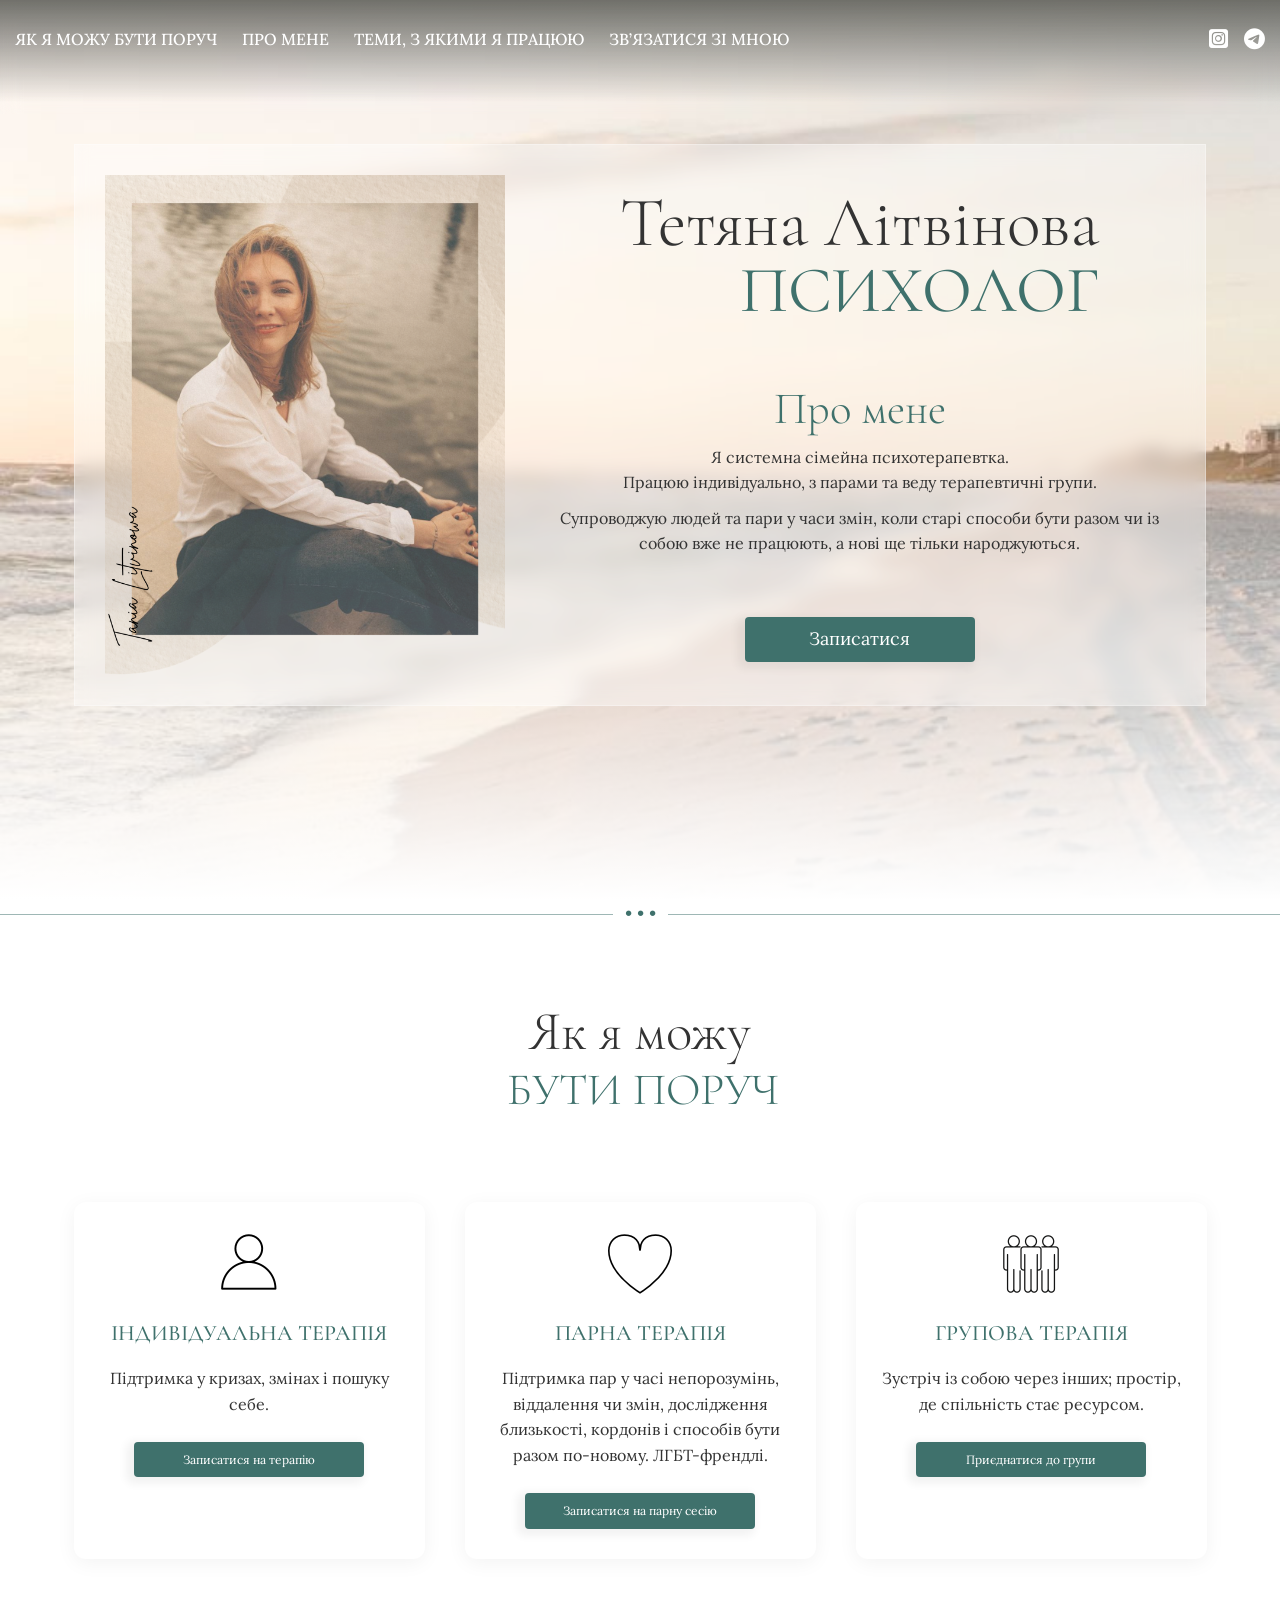
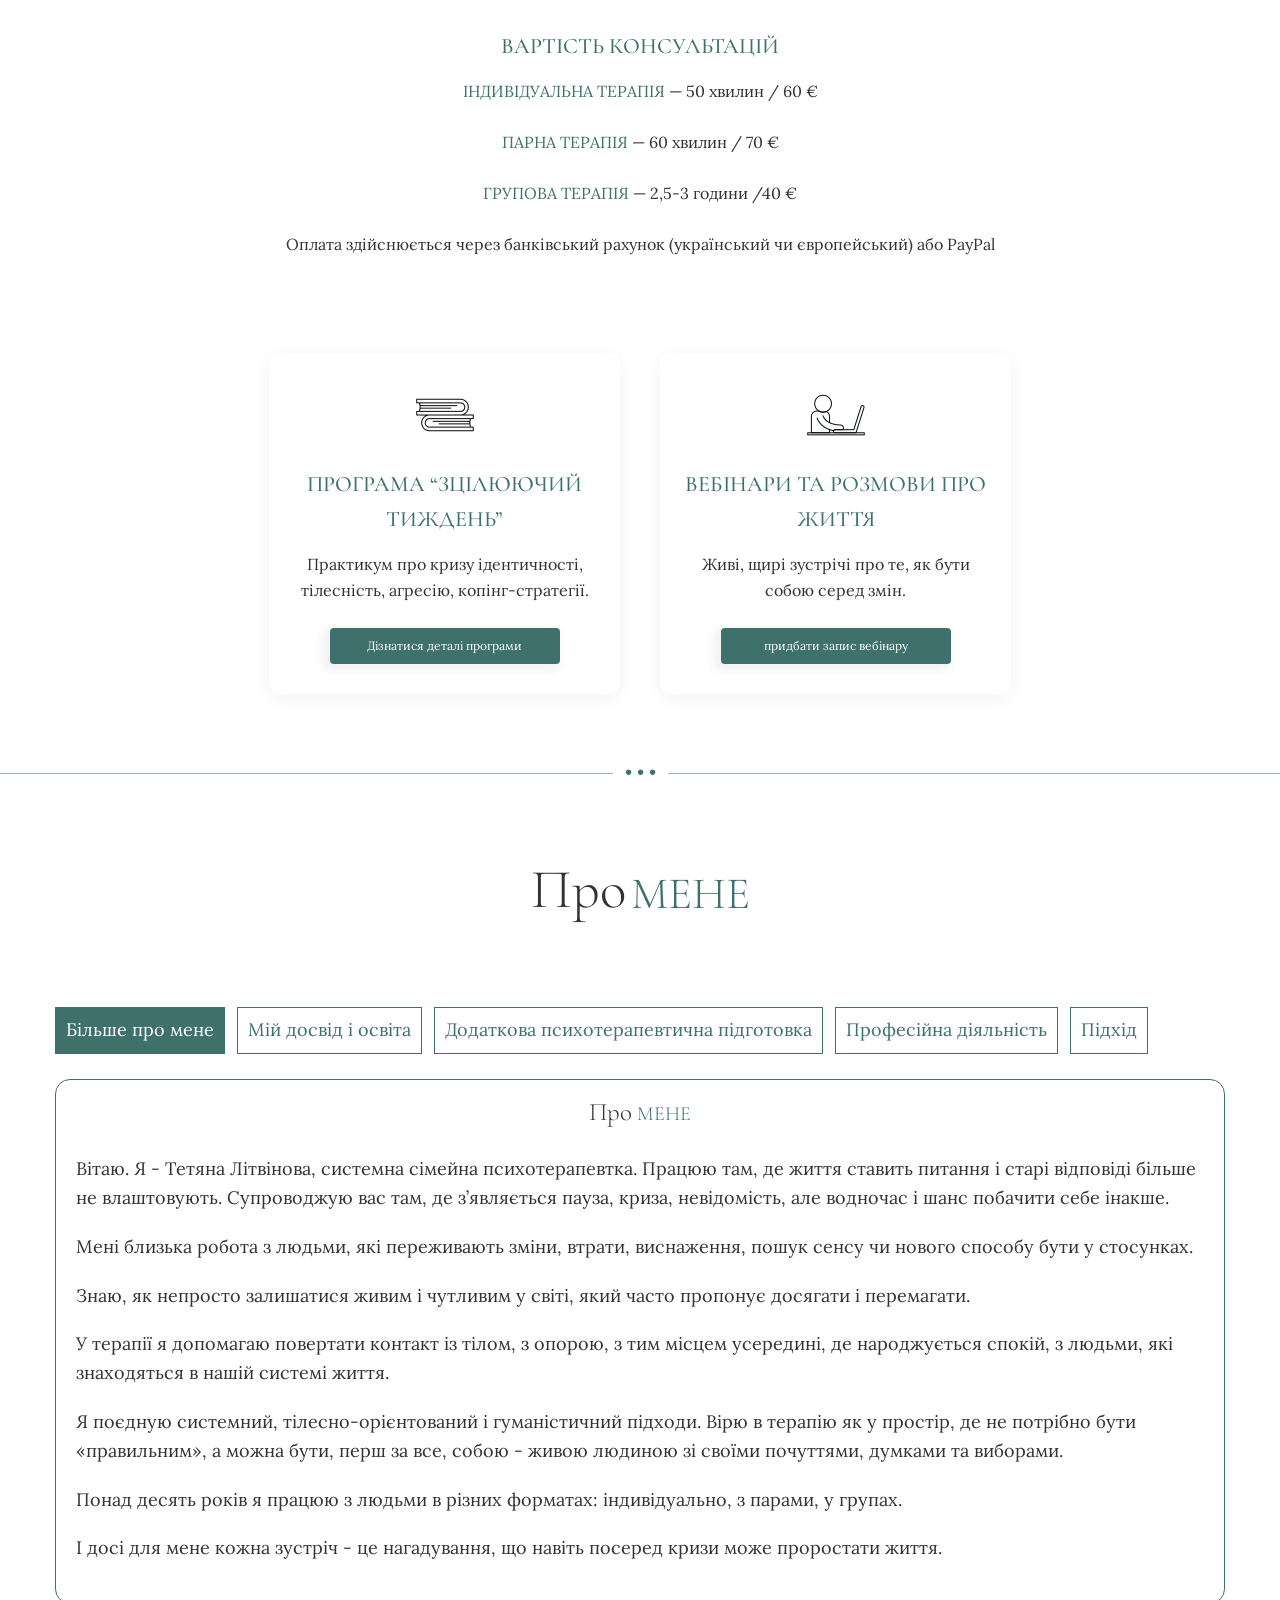
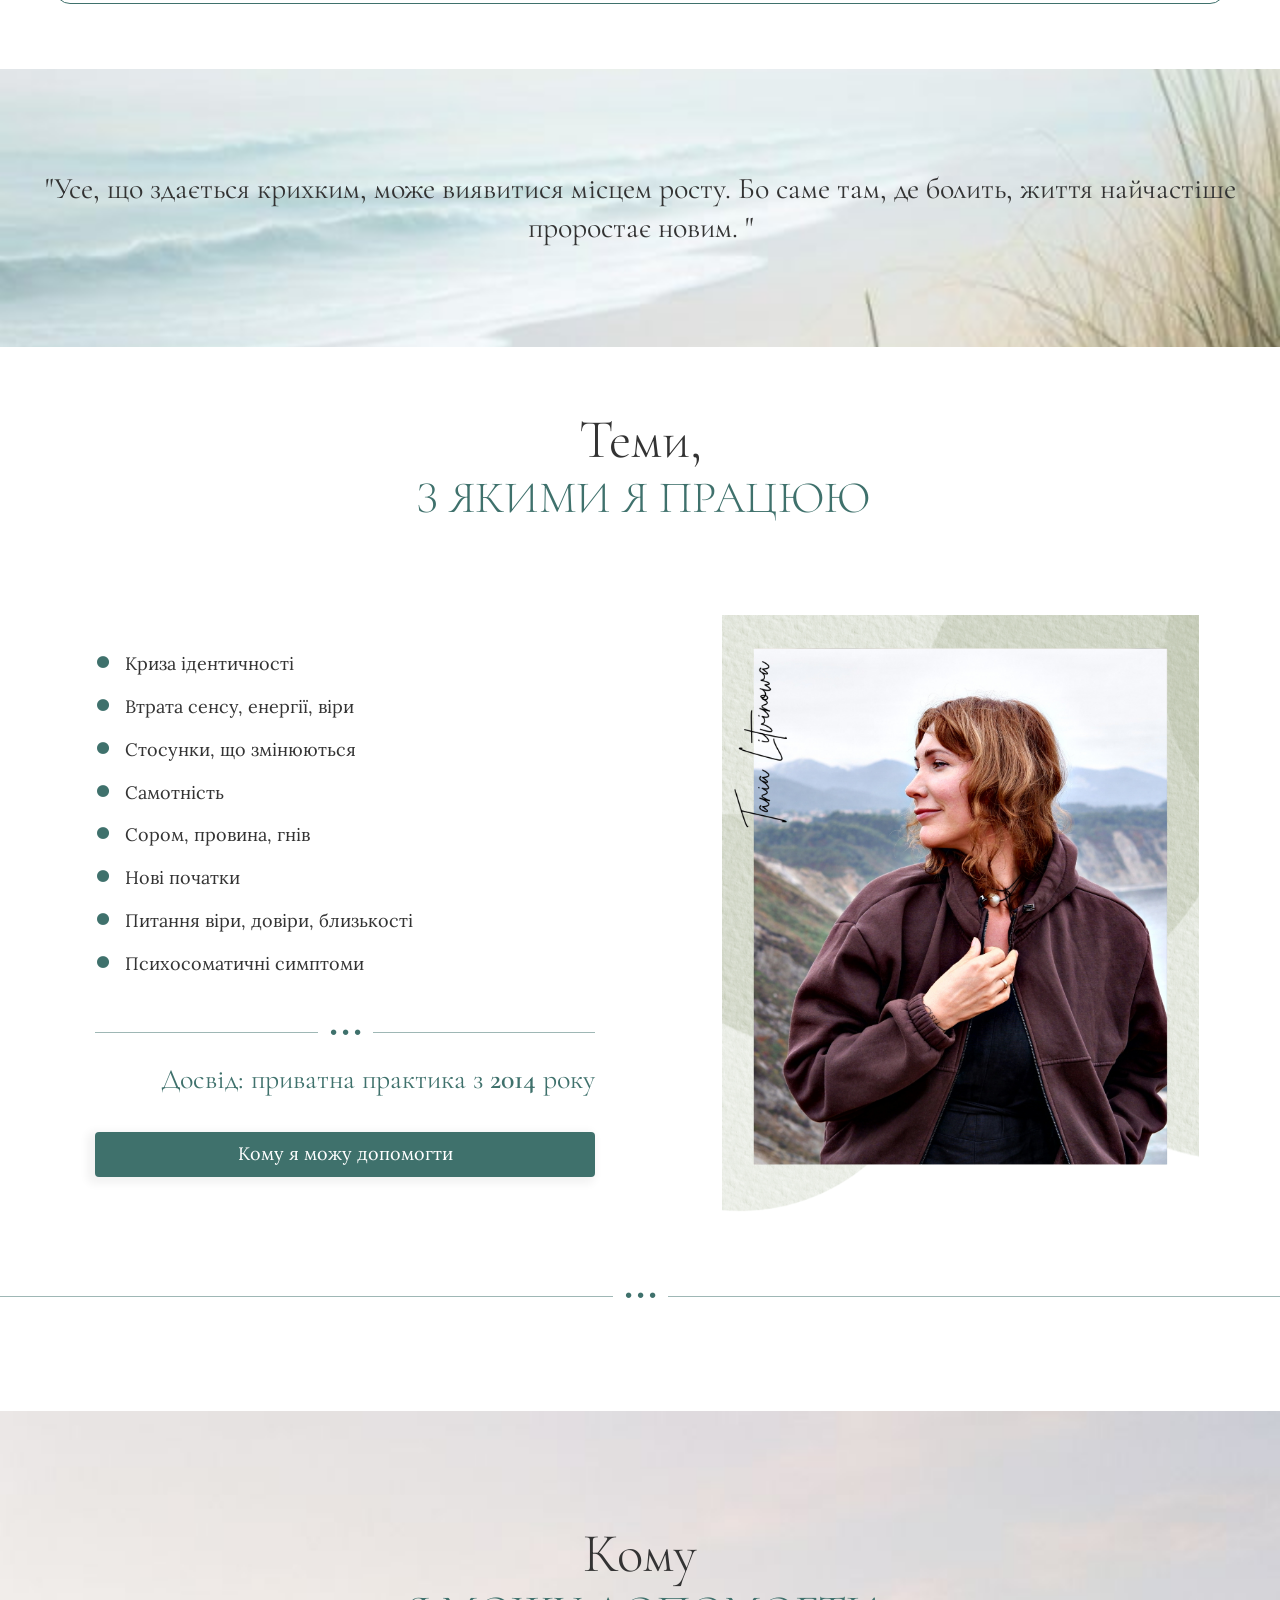
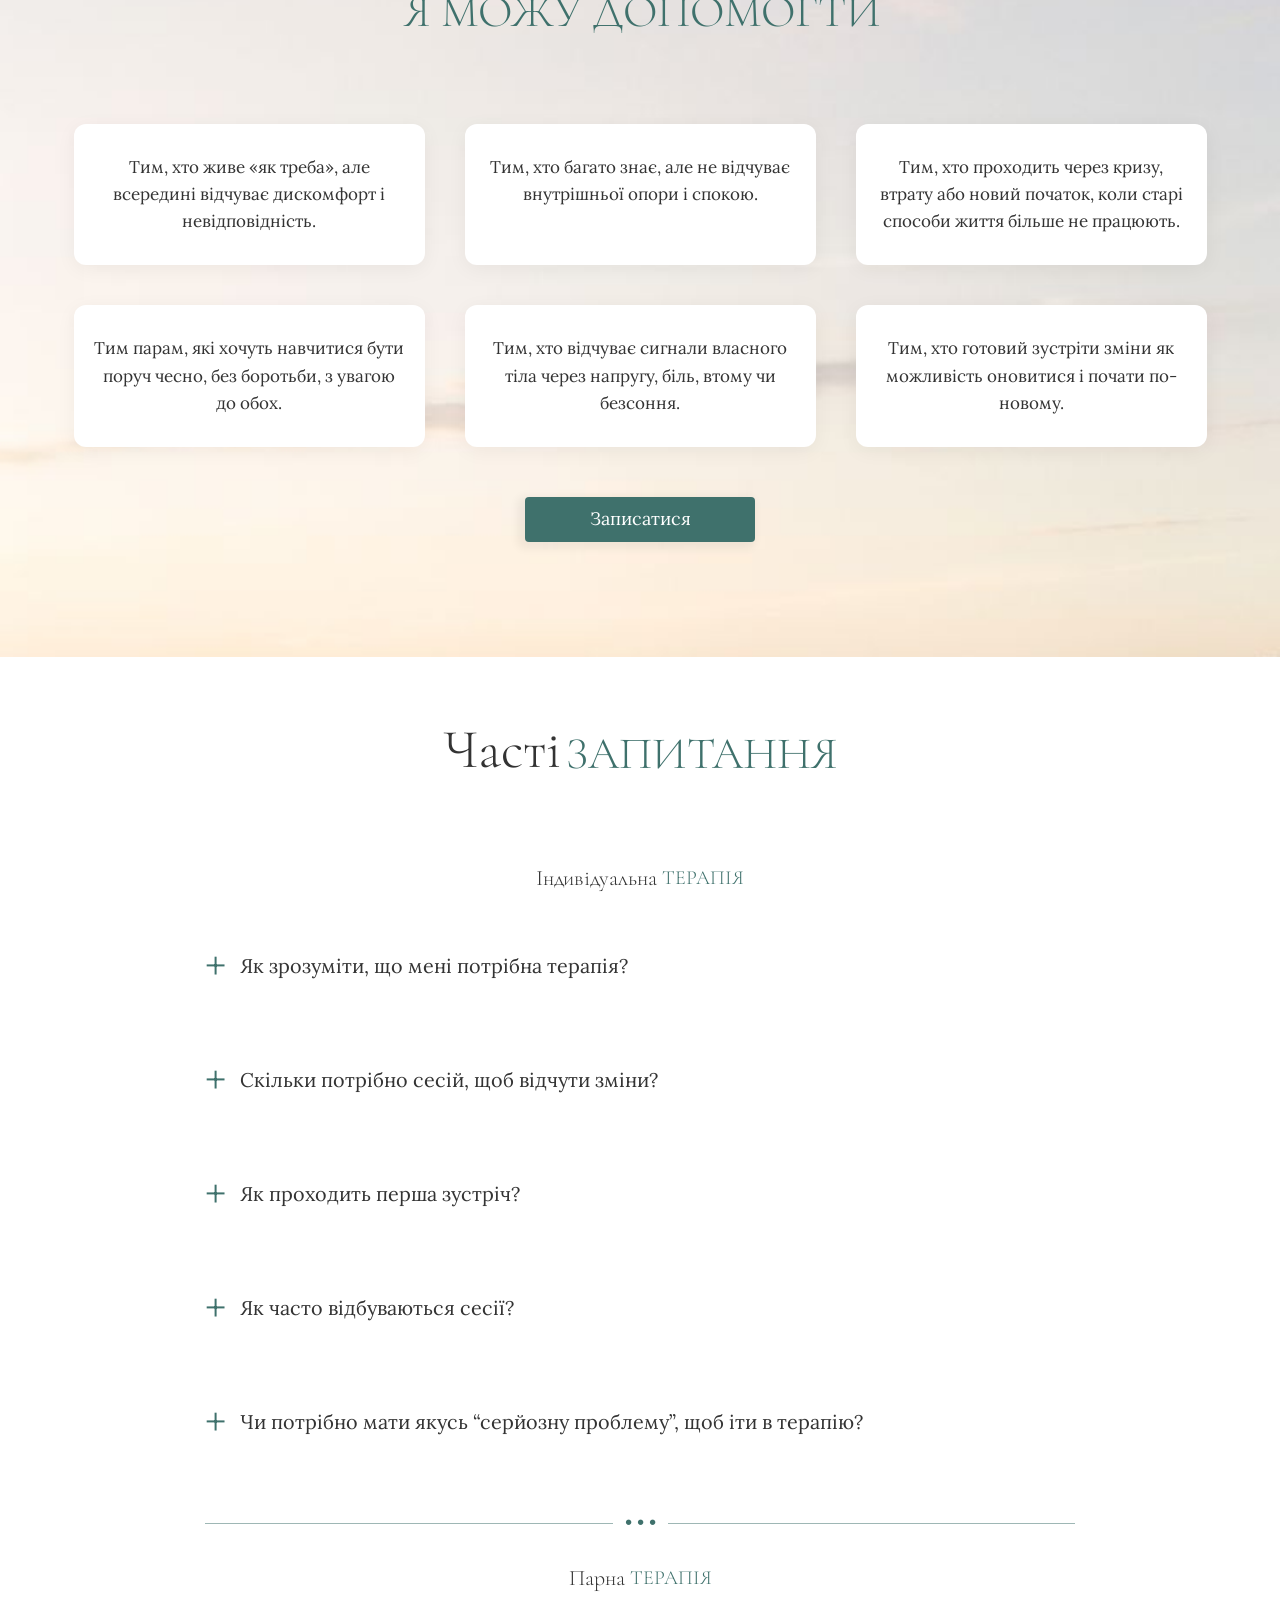
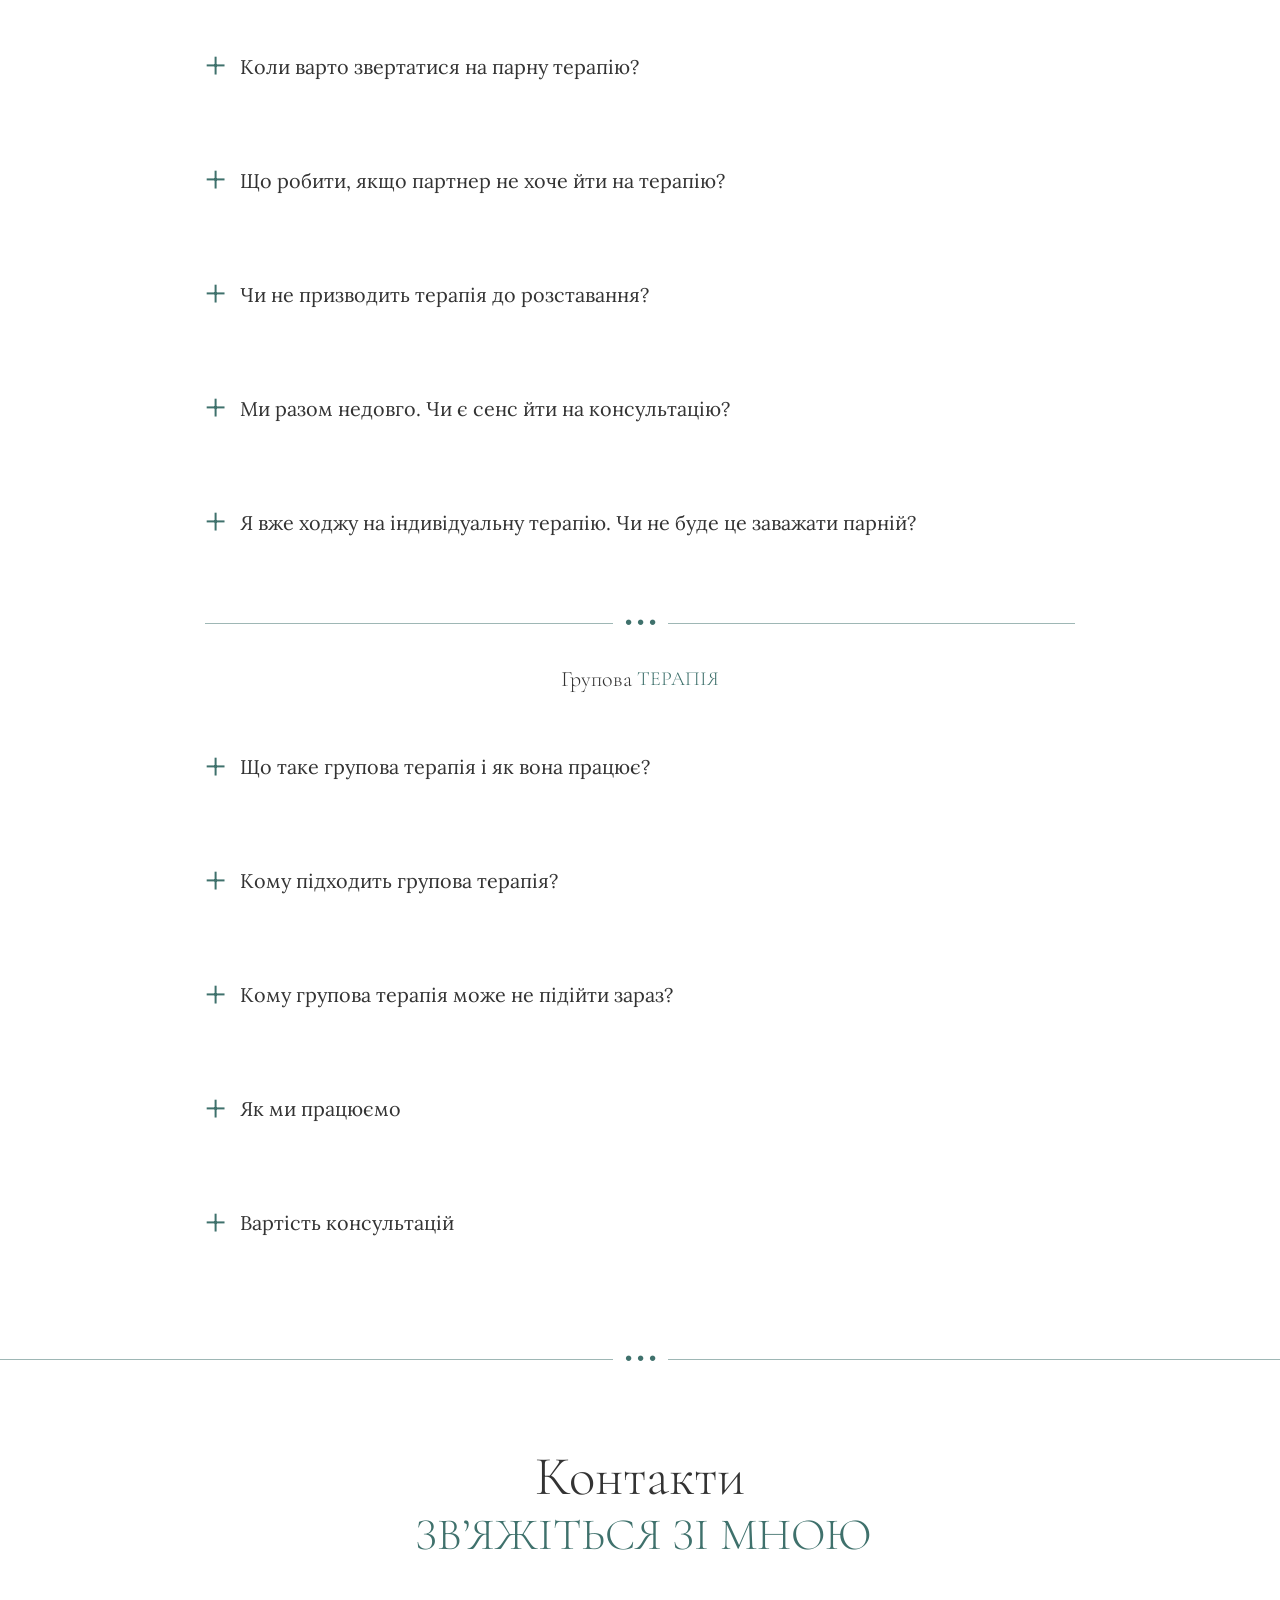
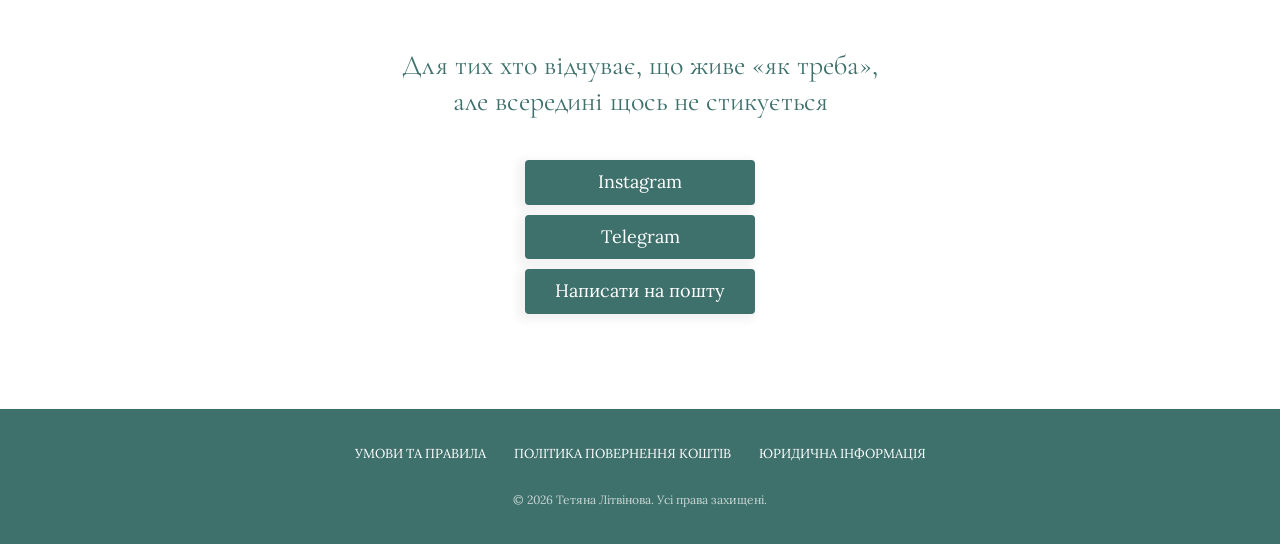
<file: index.html>
<!doctype html>
<html lang="uk">
  <head>
    <meta charset="utf-8" />
    <meta name="viewport" content="width=device-width, initial-scale=1" />
    <title>Тетяна Літвінова | Психолог, cистемна сімейна психотерапевтка</title>
    <meta
      name="description"
      content="Тетяна Літвінова — психолог, системна сімейна психотерапевтка. Індивідуальна терапія, парна та групова робота, супровід у кризах, втраті та змінах."
    />
    <meta
      name="keywords"
      content="психолог, сімейна терапія, психотерапевт, парна терапія, групова терапія, супровід у кризах, зміни, втрати, особистісний розвиток"
    />
    <meta name="author" content="Тетяна Літвінова" />
    <meta name="robots" content="index, follow" />
    <meta
      property="og:title"
      content="Тетяна Літвінова — Психолог та Сімейна психотерапевтка"
    />
    <meta
      property="og:description"
      content="Супровід людей та пар у періоди змін, криз та нових початків. Індивідуальна, парна та групова терапія."
    />
    <link
      rel="stylesheet"
      href="https://cdnjs.cloudflare.com/ajax/libs/font-awesome/6.4.2/css/all.min.css"
    />
    <link rel="stylesheet" href="styles.css" />
  </head>

  <body>
    <header class="header">
      <div class="burger" id="burger">
        <span></span>
        <span></span>
        <span></span>
      </div>
      <nav class="nav" id="nav">
        <ul class="nav-list">
          <li><a href="#services">Як я можу бути поруч</a></li>
          <li><a href="#about">Про мене</a></li>
          <li><a href="#themes">Теми, з якими я працюю</a></li>
          <li><a href="#contact">Зв’язатися зі мною</a></li>
        </ul>
        <div class="social">
          <a href="https://www.instagram.com/tania.litvinowa" target="_blank"
            ><i class="fa-brands fa-square-instagram"></i
          ></a>

          <a href="https://t.me/+34603623984" target="_blank"
            ><i class="fa-brands fa-telegram"></i
          ></a>
        </div>
      </nav>

      <div class="header-text">
        <img
          src="images/TaniaLitvinowa.png"
          alt="Тетяна Літвінова — психолог, системна сімейна психотерапевтка"
        />
        <div class="text">
          <h1>
            Тетяна Літвінова
            <span>Психолог</span>
          </h1>
          <img
            src="images/TaniaLitvinowa.png"
            alt="Тетяна Літвінова — психолог, системна сімейна психотерапевтка"
          />
          <div class="text-p">
            <p>
              <span>Про мене </span><br />
              Я системна сімейна психотерапевтка.
              <br />
              Працюю індивідуально, з парами та веду терапевтичні групи.
            </p>
            <p>
              Супроводжую людей та пари у часи змін, коли старі способи бути
              разом чи із собою вже не працюють, а нові ще тільки народжуються.
            </p>
          </div>

          <a href="https://t.me/+34603623984" target="_blank" class="btn"
            >Записатися</a
          >
        </div>
      </div>
    </header>
    <div class="divider-dots">• • •</div>
    <section id="services">
      <div class="container">
        <h2 class="title title-column">Як я можу <span>бути поруч</span></h2>
        <div class="services-grid">
          <div class="service-card">
            <div class="service-icon">
              <img src="images/icons/person.png" alt="Індивідуальна терапія" />
            </div>
            <h3>Індивідуальна терапія</h3>
            <p>Підтримка у кризах, змінах і пошуку себе.</p>
            <a href="https://t.me/+34603623984" class="btn"
              >Записатися на терапію</a
            >
          </div>

          <div class="service-card">
            <div class="service-icon">
              <img src="images/icons/heart-outline.png" alt="Парна терапія" />
            </div>
            <h3>Парна терапія</h3>
            <p>
              Підтримка пар у часі непорозумінь, віддалення чи змін, дослідження
              близькості, кордонів і способів бути разом по-новому.
              ЛГБТ-френдлі.
            </p>
            <a href="https://t.me/+34603623984" class="btn"
              >Записатися на парну сесію</a
            >
          </div>

          <div class="service-card">
            <div class="service-icon">
              <img src="images/icons/group.png" alt="Групова терапія" />
            </div>
            <h3>Групова терапія</h3>
            <p>
              Зустріч із собою через інших; простір, де спільність стає
              ресурсом.
            </p>
            <a href="https://t.me/+34603623984" class="btn"
              >Приєднатися до групи</a
            >
          </div>
          <div class="service-card price">
            <h3>Вартість консультацій</h3>
            <p>
              <span>Індивідуальна терапія </span>— 50 хвилин / 60 €
              <br /><br /><span>Парна терапія</span> — 60 хвилин / 70 €
              <br /><br />
              <span>Групова терапія</span> — 2,5-3 години /40 €

              <br /><br />Оплата здійснюється через банківський рахунок
              (український чи європейський) або PayPal
            </p>
          </div>

          <div class="service-card">
            <div class="service-icon">
              <img
                src="images/icons/program.png"
                alt="Програма “Зцілюючий тиждень”"
              />
            </div>
            <h3>Програма “Зцілюючий тиждень”</h3>
            <p>
              Практикум про кризу ідентичності, тілесність, агресію,
              копінг-стратегії.
            </p>
            <a href="https://t.me/+34603623984" class="btn"
              >Дізнатися деталі програми</a
            >
          </div>

          <div class="service-card">
            <div class="service-icon">
              <img
                src="images/icons/laptop.png"
                alt="Вебінари та розмови про життя"
              />
            </div>
            <h3>Вебінари та розмови про життя</h3>
            <p>Живі, щирі зустрічі про те, як бути собою серед змін.</p>
            <a href="https://t.me/+34603623984" class="btn"
              >придбати запис вебінару</a
            >
          </div>
        </div>
      </div>
    </section>
    <div class="divider-dots">• • •</div>
    <section id="about">
      <div class="container">
        <h2 class="title">Про <span>мене</span></h2>
        <div class="tabs-buttons">
          <button class="tab-btn active" data-tab="about-more">
            Більше про мене
          </button>
          <button class="tab-btn" data-tab="education">
            Мій досвід і освіта
          </button>
          <button class="tab-btn" data-tab="additional">
            Додаткова психотерапевтична підготовка
          </button>
          <button class="tab-btn" data-tab="work">Професійна діяльність</button>
          <button class="tab-btn" data-tab="approach">Підхід</button>
        </div>

        <div id="about-more" class="tab-content active">
          <h2 class="title">Про <span>мене</span></h2>
          <p>
            Вітаю. Я - Тетяна Літвінова, системна сімейна психотерапевтка.
            Працюю там, де життя ставить питання і старі відповіді більше не
            влаштовують. Супроводжую вас там, де з’являється пауза, криза,
            невідомість, але водночас і шанс побачити себе інакше.
          </p>
          <p>
            Мені близька робота з людьми, які переживають зміни, втрати,
            виснаження, пошук сенсу чи нового способу бути у стосунках.
          </p>
          <p>
            Знаю, як непросто залишатися живим і чутливим у світі, який часто
            пропонує досягати і перемагати.
          </p>
          <p>
            У терапії я допомагаю повертати контакт із тілом, з опорою, з тим
            місцем усередині, де народжується спокій, з людьми, які знаходяться
            в нашій системі життя.
          </p>
          <p>
            Я поєдную системний, тілесно-орієнтований і гуманістичний підходи.
            Вірю в терапію як у простір, де не потрібно бути «правильним», а
            можна бути, перш за все, собою - живою людиною зі своїми почуттями,
            думками та виборами.
          </p>
          <p>
            Понад десять років я працюю з людьми в різних форматах:
            індивідуально, з парами, у групах.
          </p>
          <p>
            І досі для мене кожна зустріч - це нагадування, що навіть посеред
            кризи може проростати життя.
          </p>
        </div>

        <div id="education" class="tab-content">
          <h2 class="title title-column">Мій досвід <span>і освіта</span></h2>
          <ul>
            <li>
              Магістр психології, Миколаївський національний університет імені
              В. Сухомлинського (2005)
            </li>
            <li>
              Повна психотерапевтична освіта в напрямі системної сімейної
              психотерапії, Харківський проєкт Української спілки
              психотерапевтів (2013–2020)
            </li>
            <li>Пропедевтика психічних розладів (УПУ, 2018)</li>
            <li>Регулярна супервізійна та інтервізійна практика (2018–2025)</li>
          </ul>
        </div>

        <div id="additional" class="tab-content">
          <h2 class="title title-column">
            Додаткова психотерапевтична <span>підготовка</span>
          </h2>
          <ul>
            <li>Тілесна психотерапія, Дніпро (2011–2012)</li>
            <li>
              Тренінги з кризової та травматичної допомоги дітям і дорослим,
              Save the Children, ADRA, Червоний Хрест України (2014–2017)
            </li>
            <li>
              Курс «Позитивне батьківство», МБФ «Крок з надією» (2017–2018)
            </li>
            <li>
              Моделі стрес-менеджменту та резільєнтності, міжнародна програма
              ADRA SK, Університет Loma Linda (США) (2015–2018)
            </li>
            <li>
              Спеціалізація з групової психотерапії (метод гештальт),
              Національна асоціація гештальт-терапевтів України (НАГТУ),
              (2025–2026)
            </li>
          </ul>
        </div>

        <div id="work" class="tab-content">
          <h2 class="title title-column">Професійна <span>діяльність</span></h2>
          <ul>
            <li>
              2014–2019 рр. — психолог у міжнародному благодійному фонді «Крок з
              надією»
            </li>
            <li>
              З 2014 р. — приватна психотерапевтична практика (індивідуальна,
              парна та групова робота)
            </li>
            <li>
              Веду терапевтичні групи й авторські програми:
              <ul>
                <li>
                  «Зцілюючий тиждень» — практикум про кризу ідентичності,
                  тілесність, агресію й копінг-стратегії
                </li>
                <li>
                  «Розмови про життя» — серія вебінарів про те, як бути собою
                  серед змін
                </li>
              </ul>
            </li>
          </ul>
        </div>

        <div id="approach" class="tab-content">
          <h2 class="title">Підхід <span>у роботі</span></h2>
          <p>
            У роботі поєдную системний, тілесно-орієнтований і гуманістичний
            підходи. Основні мої принципи - повага, турбота і цікавість до
            людини.
          </p>
        </div>
      </div>
    </section>
    <section id="quote">
      <div class="container">
        <h3>
          <span>"</span>Усе, що здається крихким, може виявитися місцем росту.
          Бо саме там, де болить, життя найчастіше проростає новим.
          <span>"</span>
        </h3>
      </div>
    </section>

    <section id="themes">
      <div class="container">
        <div class="themes">
          <h2 class="title title-column">
            Теми, <span>з якими я працюю</span>
          </h2>
          <div class="themes-wrapper">
            <div class="themes-text">
              <ul class="themes-list">
                <li>Криза ідентичності</li>
                <li>Втрата сенсу, енергії, віри</li>
                <li>Стосунки, що змінюються</li>
                <li>Самотність</li>
                <li>Сором, провина, гнів</li>
                <li>Нові початки</li>
                <li>Питання віри, довіри, близькості</li>
                <li>Психосоматичні симптоми</li>
              </ul>
              <div class="divider-dots">• • •</div>
              <p class="themes-experience">
                Досвід: приватна практика з <span>2014</span> року
              </p>
              <a href="#help" class="btn">Кому я можу допомогти</a>
            </div>

            <div class="themes-image">
              <img
                src="images/TaniaLitvinowaThemes.png"
                alt="Психотерапевтка Тетяна Літвінова"
              />
            </div>
          </div>
        </div>
      </div>
    </section>

    <div class="divider-dots">• • •</div>
    <section id="help">
      <div class="container">
        <h2 class="title title-column">Кому <span>я можу допомогти</span></h2>

        <div class="help-grid">
          <div class="help-card">
            <p>
              Тим, хто живе «як треба», але всередині відчуває дискомфорт і
              невідповідність.
            </p>
          </div>

          <div class="help-card">
            <p>
              Тим, хто багато знає, але не відчуває внутрішньої опори і спокою.
            </p>
          </div>

          <div class="help-card">
            <p>
              Тим, хто проходить через кризу, втрату або новий початок, коли
              старі способи життя більше не працюють.
            </p>
          </div>

          <div class="help-card">
            <p>
              Тим парам, які хочуть навчитися бути поруч чесно, без боротьби, з
              увагою до обох.
            </p>
          </div>

          <div class="help-card">
            <p>
              Тим, хто відчуває сигнали власного тіла через напругу, біль, втому
              чи безсоння.
            </p>
          </div>

          <div class="help-card">
            <p>
              Тим, хто готовий зустріти зміни як можливість оновитися і почати
              по-новому.
            </p>
          </div>
        </div>
        <a href="https://t.me/+34603623984" target="_blank" class="btn"
          >Записатися</a
        >
      </div>
    </section>

    <section class="faq">
      <div class="container">
        <h2 class="title">Часті <span>запитання</span></h2>
        <h2 class="title title-f">Індивідуальна <span>терапія</span></h2>
        <div class="faq-item">
          <button class="faq-question">
            <span class="faq-icon">+</span>
            Як зрозуміти, що мені потрібна терапія?
          </button>
          <div class="faq-answer">
            <p>
              Якщо ви часто відчуваєте напругу, розгубленість, втому чи
              повторюєте схожі ситуації, то можливо, настав час звернутися по
              підтримку. Терапія - це простір, де можна побачити себе ясніше й
              навчитися бути з тим, що є і змінити те, що можливо змінити.
            </p>
          </div>
        </div>
        <div class="faq-item">
          <button class="faq-question">
            <span class="faq-icon">+</span>
            Скільки потрібно сесій, щоб відчути зміни?
          </button>
          <div class="faq-answer">
            <p>
              Це залежить від вашого запиту і теми, з якою ви приходите. Якщо
              мова про конкретну ситуацію, наприклад, складне рішення, новий
              етап у житті, напружений період у стосунках, то іноді кількох
              зустрічей достатньо, щоб побачити напрям і відчути полегшення.
              <br /><br />Коли ж ідеться про глибші процеси: повторювані
              патерни, травматичний досвід, труднощі у вираженні почуттів чи
              побудові близькості, то терапія стає шляхом. Тоді робота може
              тривати кілька місяців або й довше. <br /><br />Зміни зазвичай
              починаються не з великих рішень, а з моментів усвідомлення коли ви
              вперше помічаєте, що реагуєте інакше, говорите від себе, чіткіше
              розумієте, що з вами відбувається. І саме ці малі зсуви з часом
              формують глибокі зміни.
            </p>
          </div>
        </div>
        <div class="faq-item">
          <button class="faq-question">
            <span class="faq-icon">+</span>
            Як проходить перша зустріч?
          </button>
          <div class="faq-answer">
            <p>
              Ми знайомимось, ви розповідаєте про запит і те, що вас турбує. Я
              ставлю уточнювальні запитання, щоб зрозуміти контекст, і
              наприкінці коротко окреслюю напрям подальшої роботи.
            </p>
          </div>
        </div>
        <div class="faq-item">
          <button class="faq-question">
            <span class="faq-icon">+</span>
            Як часто відбуваються сесії?
          </button>
          <div class="faq-answer">
            <p>
              Зазвичай, раз на тиждень, у сталий день і час. Іноді — раз на два
              тижні, якщо процес уже стабільний.
            </p>
          </div>
        </div>
        <div class="faq-item">
          <button class="faq-question">
            <span class="faq-icon">+</span>
            Чи потрібно мати якусь “серйозну проблему”, щоб іти в терапію?
          </button>
          <div class="faq-answer">
            <p>
              Ні. Терапія — це не лише про кризу. Часто люди приходять, коли
              хочуть більше розуміти себе, вчитися говорити про почуття або
              зробити своє життя більш живим і усвідомленим.
            </p>
          </div>
        </div>
        <div class="divider-dots">• • •</div>
        <h2 class="title title-f">Парна <span>терапія</span></h2>
        <div class="faq-item">
          <button class="faq-question">
            <span class="faq-icon">+</span>
            Коли варто звертатися на парну терапію?
          </button>
          <div class="faq-answer">
            <p>
              На будь-якому етапі стосунків: коли важко домовитися, зникає
              близькість, повторюються конфлікти або просто хочеться покращити
              контакт.
            </p>
          </div>
        </div>
        <div class="faq-item">
          <button class="faq-question">
            <span class="faq-icon">+</span>
            Що робити, якщо партнер не хоче йти на терапію?
          </button>
          <div class="faq-answer">
            <p>
              Іноді достатньо, щоб прийшов хтось один. Коли ви починаєте
              змінювати спосіб взаємодії, це вже впливає на динаміку пари. Часто
              з часом до процесу приєднується і партнер.
            </p>
          </div>
        </div>
        <div class="faq-item">
          <button class="faq-question">
            <span class="faq-icon">+</span>
            Чи не призводить терапія до розставання?
          </button>
          <div class="faq-answer">
            <p>
              Терапія не «ламає» стосунки. Терапія допомагає побачити, що між
              вами відбувається насправді. Іноді це дає сили й навички бути
              ближчими, домовлятися і чути одне одного. <br />
              <br />
              А іноді показує, що зв’язок уже вичерпався або потребує нової
              форми. У будь-якому разі терапія не про розрив, а про ясність і
              повагу: до себе, партнера і того, що між вами було.
            </p>
          </div>
        </div>
        <div class="faq-item">
          <button class="faq-question">
            <span class="faq-icon">+</span>
            Ми разом недовго. Чи є сенс йти на консультацію?
          </button>
          <div class="faq-answer">
            <p>
              Сенс завжди є, якщо ви відчуваєте в цьому потребу. Терапія на
              ранньому етапі розвитку стосунків може стати важливим місцем, щоб
              одразу створювати здорову основу для стосунків, замість розгрібати
              кризи пізніше.
            </p>
          </div>
        </div>
        <div class="faq-item">
          <button class="faq-question">
            <span class="faq-icon">+</span>
            Я вже ходжу на індивідуальну терапію. Чи не буде це заважати парній?
          </button>
          <div class="faq-answer">
            <p>
              Навпаки, допоможе. Індивідуальна терапія підтримує ваш особистий
              процес, а парна допомагає будувати спільний. Вони можуть гарно
              доповнювати одна одну.
            </p>
          </div>
        </div>
        <div class="divider-dots">• • •</div>
        <h2 class="title title-f">Групова <span>терапія</span></h2>
        <div class="faq-item">
          <button class="faq-question">
            <span class="faq-icon">+</span>
            Що таке групова терапія і як вона працює?
          </button>
          <div class="faq-answer">
            <p>
              Групова терапія - це не просто «кілька людей на одному сеансі». Це
              живий простір взаємодії, де кожен учасник водночас бачить інших і
              віддзеркалюється у них. Через реакції, емоції, історії й навіть
              мовчання народжується щось важливе - розуміння себе у стосунках.
              <br />
              <br />
              Ведучий чи ведучі групи підсвічують учасникам їх способи взаємодії
              і побудови стосунків. Завдяки такій роботі вдається зрушити з
              місця ті звичні способи комунікації, які можуть бути недоступними
              або доступними через довгий час в індивідуальному підході.
              <br /><br />
              У групі ми стикаємось із тим, що зазвичай не помічаємо: як ми
              вступаємо в контакт, як віддаляємось, як реагуємо на чужі емоції,
              що нас дратує чи зворушує. Це місце, де можна спробувати бути
              інакше — чесніше, спокійніше, відвертіше. І водночас отримати
              досвід прийняття, коли тебе бачать цілком, без оцінок.
              <br /><br />
              Група працює як жива модель стосунків: ви вчитеся помічати свої
              кордони, говорити про потреби, витримувати емоції, свої й чужі. І
              поступово це починає відображатися у вашому повсякденному житті: у
              родині, роботі, партнерстві.
            </p>
          </div>
        </div>
        <div class="faq-item">
          <button class="faq-question">
            <span class="faq-icon">+</span>
            Кому підходить групова терапія?
          </button>
          <div class="faq-answer">
            <p>
              Тим, хто хоче бачити, як він проявляється у стосунках. Кому цікаво
              спостерігати, як він реагує, коли хтось поруч злиться, мовчить,
              підтримує чи викликає симпатію. Тим, хто прагне більшої свободи
              серед інших: не підлаштовуватись, не віддалятись, а залишатися
              собою у контакті.
              <br /><br />
              Групова терапія допомагає навчитися говорити про себе прямо, але з
              повагою, слухати без оцінки, витримувати різність і все, що в ній
              народжується. <br /><br />Це безпечний простір, у якому можна
              поступово відчути: “зі мною можна бути різним, справжнім, живим”.
            </p>
          </div>
        </div>
        <div class="faq-item">
          <button class="faq-question">
            <span class="faq-icon">+</span>
            Кому групова терапія може не підійти зараз?
          </button>
          <div class="faq-answer">
            <p>
              Якщо ви переживаєте гострий емоційний чи травматичний стан, коли
              важко витримувати контакт або чути інших, то тоді краще почати з
              індивідуальної терапії. Там можна спершу стабілізувати свій стан,
              відновити відчуття безпеки і вже потім приєднатися до групи.

              <br /><br />Також груповий формат може бути складним, якщо є
              виражена соціальна тривога, коли будь-яка взаємодія з іншими
              викликає паніку. У таких випадках група може стати наступним
              кроком після етапу індивідуальної роботи.

              <br /><br />Група — це не “для всіх одразу”. Вона починається
              тоді, коли з’являється внутрішня готовність бути поміченим і
              бачити інших, коли цікавість до життя трохи сильніша за страх.

              <br /><br />Чи можна поєднувати групову й індивідуальну терапію?
              Так. Це навіть підсилює ефект. У групі ви переживаєте новий
              досвід, а в індивідуальній роботі осмислюєте й інтегруєте його.
            </p>
          </div>
        </div>
        <div class="faq-item">
          <button class="faq-question">
            <span class="faq-icon">+</span>
            Як ми працюємо
          </button>
          <div class="faq-answer">
            <p>
              1. Оплата консультації здійснюється заздалегідь, за 24 години до
              початку.
              <br /><br />2. Якщо зустріч скасована або перенесена пізніше ніж
              за 24 години, вона вважається проведеною і оплачується у повному
              розмірі. <br /><br />3. Якщо скасування або перенос з мого боку
              відбувається менш ніж за 24 години — наступна сесія для вас
              безкоштовна.

              <br /><br />Працюємо через платформу Zoom або Google Meet

              <br /><br />Вартість консультацій Індивідуальна терапія — 50
              хвилин / 60 € Парна терапія — 60 хвилин / 70 € Групова терапія —
              2,5-3 години /40 € Оплата здійснюється через банківський рахунок
              (український чи європейський) або PayPal
            </p>
          </div>
        </div>
        <div class="faq-item">
          <button class="faq-question">
            <span class="faq-icon">+</span>
            Вартість консультацій
          </button>
          <div class="faq-answer">
            <p>
              Індивідуальна терапія — 50 хвилин / 60 €
              <br /><br />Парна терапія — 60 хвилин / 70 € <br /><br />Групова
              терапія — 2,5-3 години /40 €

              <br /><br />Оплата здійснюється через банківський рахунок
              (український чи європейський) або PayPal
            </p>
          </div>
        </div>
      </div>
    </section>
    <div class="divider-dots">• • •</div>
    <section id="contacts">
      <div class="container">
        <h2 class="title title-column">
          Контакти <span>Зв’яжіться зі мною</span>
        </h2>
        <p class="themes-experience">
          Для тих хто відчуває, що живе «як треба», але всередині щось не
          стикується
        </p>
        <div class="btn-list">
          <a
            class="btn"
            href="https://www.instagram.com/tania.litvinowa"
            target="_blank"
          >
            Instagram
          </a>
          <a class="btn" href="https://t.me/+34603623984" target="_blank">
            Telegram
          </a>
          <a class="btn" href="mailto:tanlitvinova@gmail.com" target="_blank">
            Написати на пошту
          </a>
        </div>
      </div>
    </section>
    <footer class="site-footer">
      <div class="container">
        <nav class="footer-links" aria-label="Юридична інформація">
          <a href="terms.html">УМОВИ ТА ПРАВИЛА</a>
          <a href="refund-policy.html">ПОЛІТИКА ПОВЕРНЕННЯ КОШТІВ</a>
          <a href="legal.html">ЮРИДИЧНА ІНФОРМАЦІЯ</a>
        </nav>
        <p class="footer-copyright">
          © 2026 Тетяна Літвінова. Усі права захищені.
        </p>
      </div>
    </footer>

    <script>
      const burger = document.getElementById("burger");
      const nav = document.getElementById("nav");

      burger.addEventListener("click", () => {
        nav.classList.toggle("active");
        burger.classList.toggle("active");
      });

      document.querySelectorAll(".nav-list a").forEach((link) => {
        link.addEventListener("click", () => {
          nav.classList.remove("active");
          burger.classList.remove("active");
        });
      });
    </script>
    <script>
      document.querySelectorAll(".faq-question").forEach((button) => {
        button.addEventListener("click", () => {
          const item = button.parentElement;
          item.classList.toggle("active");
        });
      });
    </script>

    <script>
      const tabs = document.querySelectorAll(".tab-btn");
      const contents = document.querySelectorAll(".tab-content");

      tabs.forEach((tab) => {
        tab.addEventListener("click", () => {
          tabs.forEach((t) => t.classList.remove("active"));
          contents.forEach((c) => c.classList.remove("active"));

          tab.classList.add("active");
          document.getElementById(tab.dataset.tab).classList.add("active");
        });
      });
    </script>
  </body>
</html>
</file>
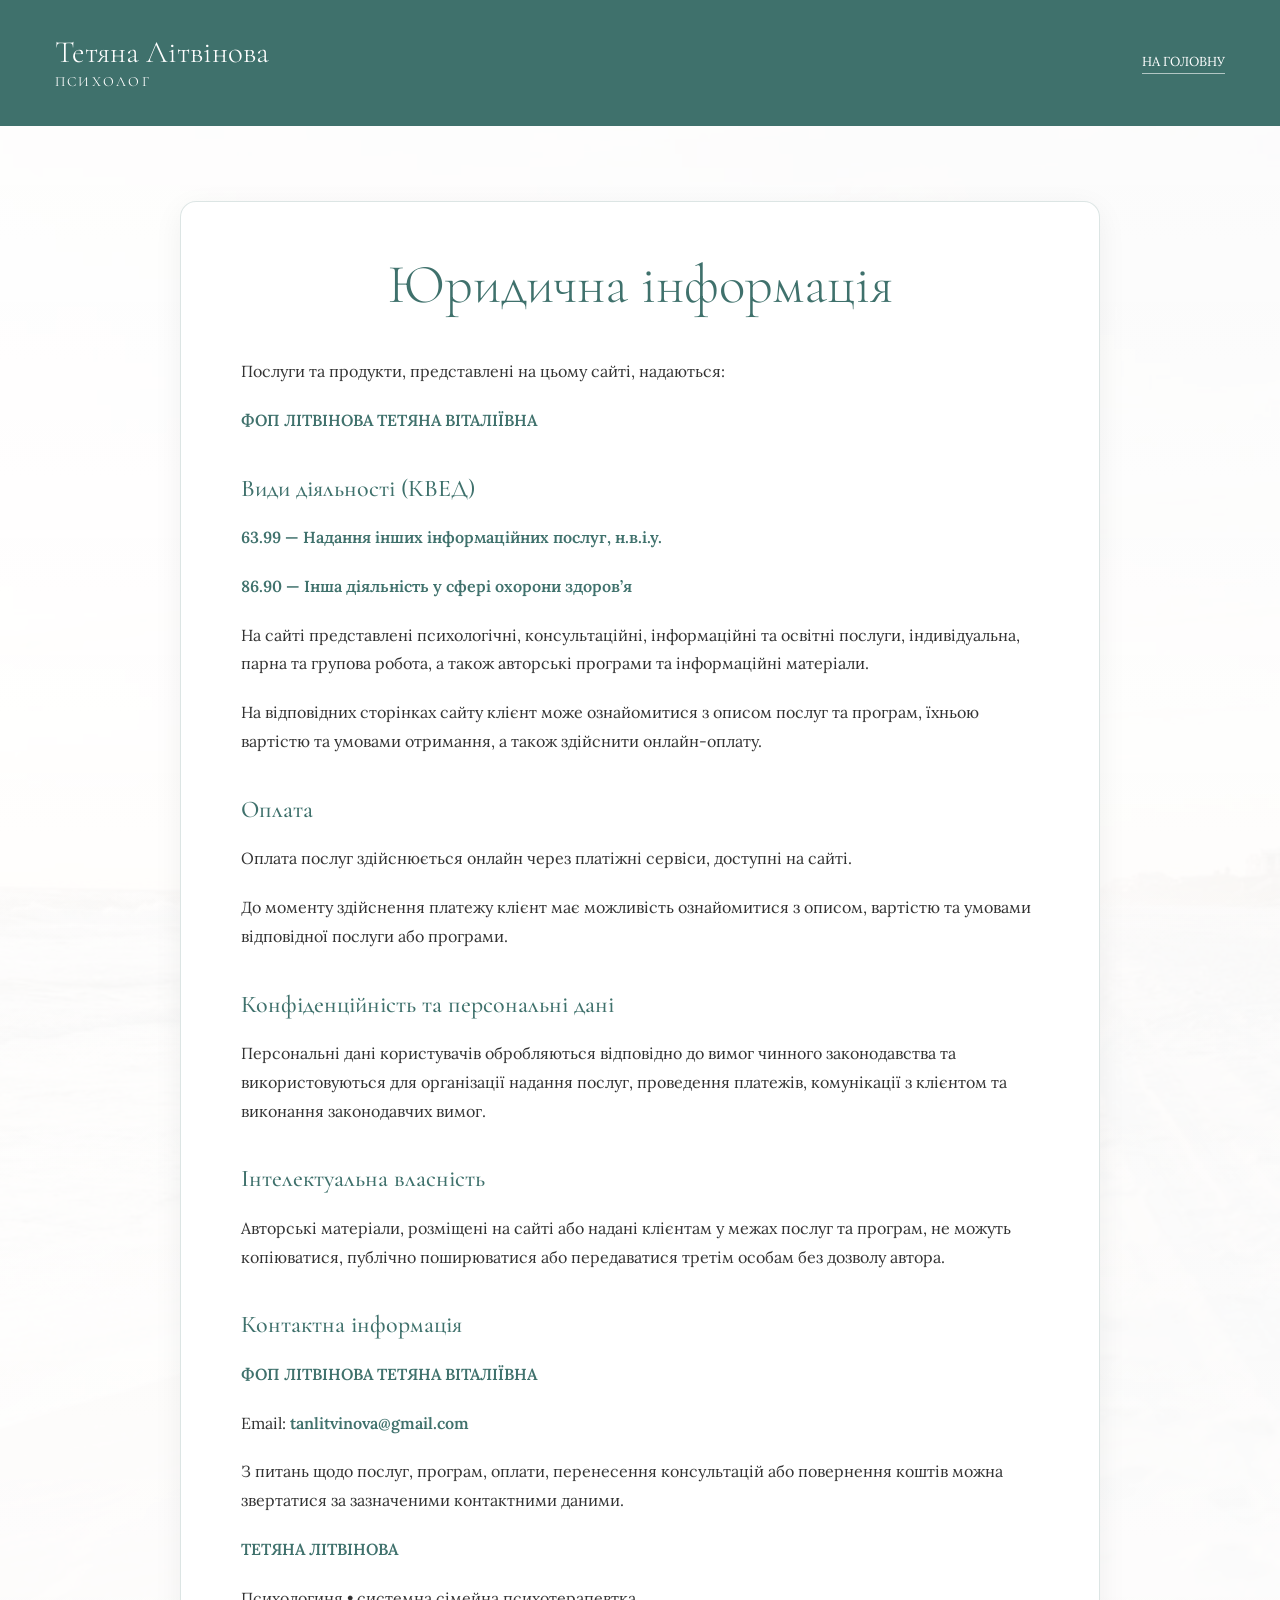
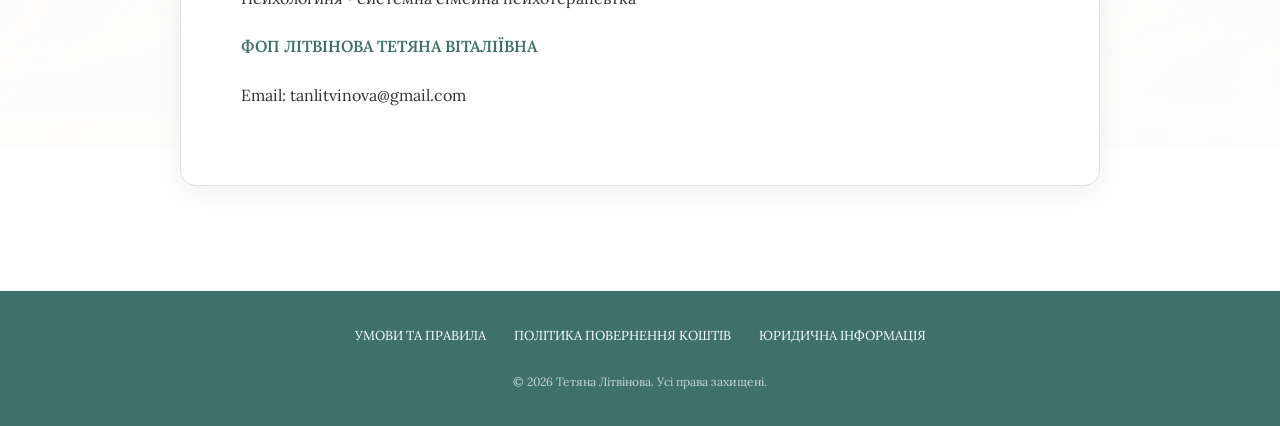
<file: legal.html>
<!doctype html>
<html lang="uk">
  <head>
    <meta charset="utf-8" />
    <meta name="viewport" content="width=device-width, initial-scale=1" />
    <title>Юридична інформація | Тетяна Літвінова</title>
    <meta
      name="description"
      content="Юридична інформація про послуги та продукти, представлені на сайті Тетяни Літвінової."
    />

    <link
      rel="stylesheet"
      href="https://cdnjs.cloudflare.com/ajax/libs/font-awesome/6.4.2/css/all.min.css"
    />
    <link rel="stylesheet" href="styles.css" />

    <style>
      .legal-page {
        min-height: 100vh;
        padding: 60px 0 90px;
        background:
          linear-gradient(
            to bottom,
            rgba(255, 255, 255, 0.92),
            rgba(255, 255, 255, 0.98)
          ),
          url("images/header.jpg") center top / cover fixed no-repeat;
      }

      .legal-back {
        display: inline-flex;
        align-items: center;
        gap: 10px;
        margin-bottom: 35px;
        color: var(--terak);
        font-size: 15px;
        text-transform: uppercase;
        transition: opacity 0.25s ease;
      }

      .legal-back:hover {
        opacity: 0.7;
      }

      .legal-card {
        max-width: 920px;
        margin: 0 auto;
        padding: 55px 60px;
        background: rgba(255, 255, 255, 0.88);
        backdrop-filter: blur(8px);
        -webkit-backdrop-filter: blur(8px);
        border: 1px solid rgba(63, 113, 108, 0.18);
        border-radius: 16px;
        box-shadow: 0 8px 30px rgba(0, 0, 0, 0.06);
      }

      .legal-title {
        font-family: var(--font-serif);
        font-size: 55px;
        line-height: 1;
        font-weight: 300;
        color: var(--terak);
        text-align: center;
        margin-bottom: 45px;
      }

      .legal-content p {
        margin-bottom: 20px;
        font-size: 16px;
        line-height: 1.8;
      }

      .legal-content strong {
        color: var(--terak);
        font-weight: 600;
      }

      .legal-section-title {
        font-family: var(--font-serif);
        color: var(--terak);
        font-size: 24px;
        font-weight: 500;
        margin: 35px 0 15px;
      }

      @media (max-width: 768px) {
        .legal-page {
          padding: 0;
        }

        .legal-card {
          padding: 35px 22px;
          border-radius: 12px;
        }

        .legal-title {
          font-size: 36px;
          margin-bottom: 35px;
        }

        .legal-content p {
          font-size: 15px;
          line-height: 1.7;
        }

        .legal-section-title {
          font-size: 21px;
        }
      }

      .legal-header {
        width: 100%;
        min-height: auto;
        padding: 22px 0;
        background: var(--terak);
        color: var(--white);
      }

      .legal-header-inner {
        display: flex;
        align-items: center;
        justify-content: space-between;
        gap: 25px;
      }

      .legal-brand {
        display: flex;
        flex-direction: column;
        line-height: 1;
      }

      .legal-brand-name {
        font-family: var(--font-serif);
        font-size: 31px;
        font-weight: 300;
      }

      .legal-brand-role {
        margin-top: 7px;
        font-family: var(--font-serif);
        font-size: 14px;
        text-transform: uppercase;
        letter-spacing: 0.16em;
      }

      .legal-home-link {
        font-size: 13px;
        text-transform: uppercase;
        border-bottom: 1px solid rgba(255, 255, 255, 0.6);
        transition: opacity 0.25s ease;
      }

      .legal-home-link:hover {
        opacity: 0.7;
      }

      .site-footer {
        padding: 20px 0;
        background-color: var(--terak);
        color: var(--white);
      }

      .footer-links {
        display: flex;
        align-items: center;
        justify-content: center;
        gap: 28px;
        flex-wrap: wrap;
        text-align: center;
      }

      .footer-links a {
        font-size: 13px;
        text-transform: uppercase;
        transition: opacity 0.25s ease;
      }

      .footer-links a:hover {
        opacity: 0.7;
      }

      @media (max-width: 768px) {
        .legal-header {
          padding: 17px 0;
        }

        .legal-brand-name {
          font-size: 24px;
        }

        .legal-brand-role {
          font-size: 11px;
        }

        .legal-home-link {
          font-size: 11px;
        }

        .footer-links {
          flex-direction: column;
          gap: 14px;
        }

        .footer-links a {
          font-size: 12px;
        }
      }
    </style>
  </head>

  <body>
    <header class="legal-header">
      <div class="container legal-header-inner">
        <a href="index.html" class="legal-brand">
          <span class="legal-brand-name">Тетяна Літвінова</span>
          <span class="legal-brand-role">Психолог</span>
        </a>

        <a href="index.html" class="legal-home-link">На головну</a>
      </div>
    </header>
    <main class="legal-page">
      <div class="container">
        <article class="legal-card">
          <h1 class="legal-title">Юридична інформація</h1>

          <div class="legal-content">
            <p>Послуги та продукти, представлені на цьому сайті, надаються:</p>

            <p>
              <strong>ФОП ЛІТВІНОВА ТЕТЯНА ВІТАЛІЇВНА</strong>
            </p>

            <h2 class="legal-section-title">Види діяльності (КВЕД)</h2>

            <p>
              <strong
                >63.99 — Надання інших інформаційних послуг, н.в.і.у.</strong
              >
            </p>

            <p>
              <strong>86.90 — Інша діяльність у сфері охорони здоров’я</strong>
            </p>

            <p>
              На сайті представлені психологічні, консультаційні, інформаційні
              та освітні послуги, індивідуальна, парна та групова робота, а
              також авторські програми та інформаційні матеріали.
            </p>

            <p>
              На відповідних сторінках сайту клієнт може ознайомитися з описом
              послуг та програм, їхньою вартістю та умовами отримання, а також
              здійснити онлайн-оплату.
            </p>

            <h2 class="legal-section-title">Оплата</h2>

            <p>
              Оплата послуг здійснюється онлайн через платіжні сервіси, доступні
              на сайті.
            </p>

            <p>
              До моменту здійснення платежу клієнт має можливість ознайомитися з
              описом, вартістю та умовами відповідної послуги або програми.
            </p>

            <h2 class="legal-section-title">
              Конфіденційність та персональні дані
            </h2>

            <p>
              Персональні дані користувачів обробляються відповідно до вимог
              чинного законодавства та використовуються для організації надання
              послуг, проведення платежів, комунікації з клієнтом та виконання
              законодавчих вимог.
            </p>

            <h2 class="legal-section-title">Інтелектуальна власність</h2>

            <p>
              Авторські матеріали, розміщені на сайті або надані клієнтам у
              межах послуг та програм, не можуть копіюватися, публічно
              поширюватися або передаватися третім особам без дозволу автора.
            </p>

            <h2 class="legal-section-title">Контактна інформація</h2>

            <p>
              <strong>ФОП ЛІТВІНОВА ТЕТЯНА ВІТАЛІЇВНА</strong>
            </p>

            <p>
              Email:
              <strong
                ><a href="mailto:tanlitvinova@gmail.com"
                  >tanlitvinova@gmail.com</a
                ></strong
              >
            </p>

            <p>
              З питань щодо послуг, програм, оплати, перенесення консультацій
              або повернення коштів можна звертатися за зазначеними контактними
              даними.
            </p>

            <p>
              <strong>ТЕТЯНА ЛІТВІНОВА</strong>
            </p>

            <p>Психологиня • системна сімейна психотерапевтка</p>

            <p>
              <strong>ФОП ЛІТВІНОВА ТЕТЯНА ВІТАЛІЇВНА</strong>
            </p>

            <p>
              Email:
              <a href="mailto:tanlitvinova@gmail.com">tanlitvinova@gmail.com</a>
            </p>
          </div>
        </article>
      </div>
    </main>

    <footer class="site-footer">
      <div class="container">
        <nav class="footer-links" aria-label="Юридична інформація">
          <a href="terms.html">УМОВИ ТА ПРАВИЛА</a>
          <a href="refund-policy.html">ПОЛІТИКА ПОВЕРНЕННЯ КОШТІВ</a>
          <a href="legal.html">ЮРИДИЧНА ІНФОРМАЦІЯ</a>
        </nav>

        <p class="footer-copyright">
          © 2026 Тетяна Літвінова. Усі права захищені.
        </p>
      </div>
    </footer>
  </body>
</html>
</file>
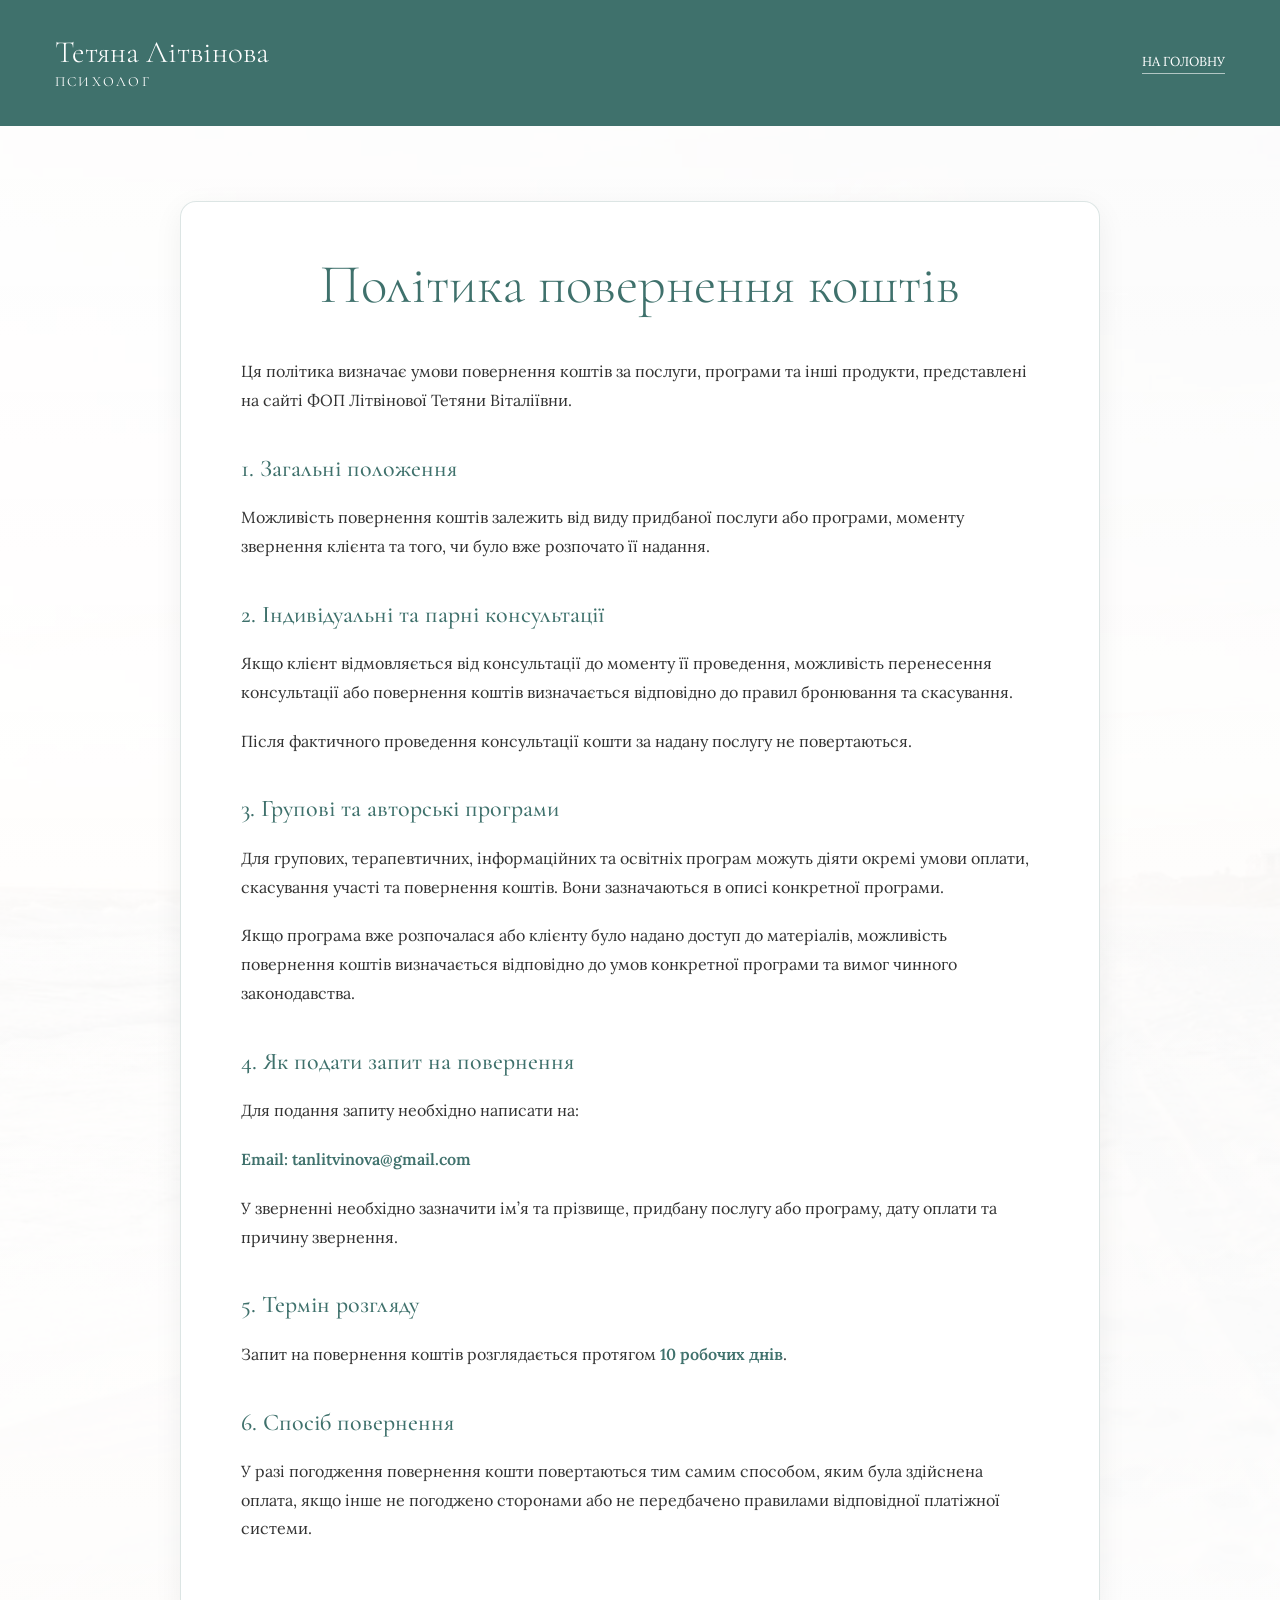
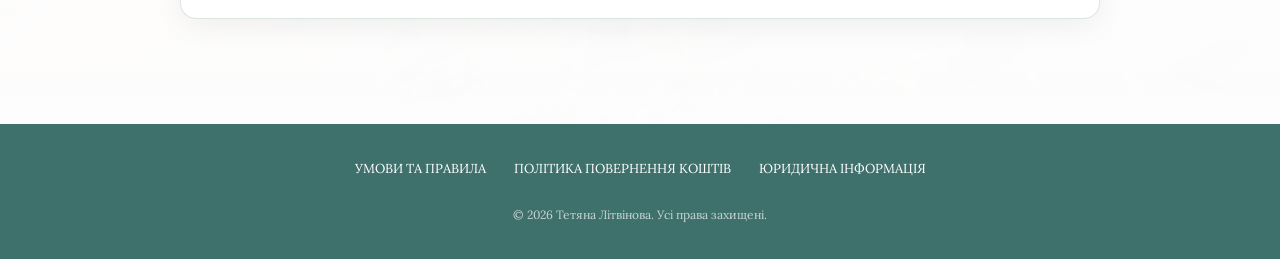
<file: refund-policy.html>
<!doctype html>
<html lang="uk">
  <head>
    <meta charset="utf-8" />
    <meta name="viewport" content="width=device-width, initial-scale=1" />
    <title>Політика повернення коштів | Тетяна Літвінова</title>
    <meta
      name="description"
      content="Політика повернення коштів за послуги та програми, представлені на сайті ФОП Літвінової Тетяни Віталіївни."
    />

    <link
      rel="stylesheet"
      href="https://cdnjs.cloudflare.com/ajax/libs/font-awesome/6.4.2/css/all.min.css"
    />
    <link rel="stylesheet" href="styles.css" />

    <style>
      .legal-page {
        min-height: 100vh;
        padding: 60px 0 90px;
        background:
          linear-gradient(
            to bottom,
            rgba(255, 255, 255, 0.92),
            rgba(255, 255, 255, 0.98)
          ),
          url("images/header.jpg") center top / cover fixed no-repeat;
      }

      .legal-back {
        display: inline-flex;
        align-items: center;
        gap: 10px;
        margin-bottom: 35px;
        color: var(--terak);
        font-size: 15px;
        text-transform: uppercase;
        transition: opacity 0.25s ease;
      }

      .legal-back:hover {
        opacity: 0.7;
      }

      .legal-card {
        max-width: 920px;
        margin: 0 auto;
        padding: 55px 60px;
        background: rgba(255, 255, 255, 0.88);
        backdrop-filter: blur(8px);
        -webkit-backdrop-filter: blur(8px);
        border: 1px solid rgba(63, 113, 108, 0.18);
        border-radius: 16px;
        box-shadow: 0 8px 30px rgba(0, 0, 0, 0.06);
      }

      .legal-title {
        font-family: var(--font-serif);
        font-size: 55px;
        line-height: 1;
        font-weight: 300;
        color: var(--terak);
        text-align: center;
        margin-bottom: 45px;
      }

      .legal-content p {
        margin-bottom: 20px;
        font-size: 16px;
        line-height: 1.8;
      }

      .legal-content strong {
        color: var(--terak);
        font-weight: 600;
      }

      .legal-section-title {
        font-family: var(--font-serif);
        color: var(--terak);
        font-size: 24px;
        font-weight: 500;
        margin: 35px 0 15px;
      }

      @media (max-width: 768px) {
        .legal-page {
          padding: 0;
        }

        .legal-card {
          padding: 35px 22px;
          border-radius: 12px;
        }

        .legal-title {
          font-size: 36px;
          margin-bottom: 35px;
        }

        .legal-content p {
          font-size: 15px;
          line-height: 1.7;
        }

        .legal-section-title {
          font-size: 21px;
        }
      }

      .legal-header {
        width: 100%;
        min-height: auto;
        padding: 22px 0;
        background: var(--terak);
        color: var(--white);
      }

      .legal-header-inner {
        display: flex;
        align-items: center;
        justify-content: space-between;
        gap: 25px;
      }

      .legal-brand {
        display: flex;
        flex-direction: column;
        line-height: 1;
      }

      .legal-brand-name {
        font-family: var(--font-serif);
        font-size: 31px;
        font-weight: 300;
      }

      .legal-brand-role {
        margin-top: 7px;
        font-family: var(--font-serif);
        font-size: 14px;
        text-transform: uppercase;
        letter-spacing: 0.16em;
      }

      .legal-home-link {
        font-size: 13px;
        text-transform: uppercase;
        border-bottom: 1px solid rgba(255, 255, 255, 0.6);
        transition: opacity 0.25s ease;
      }

      .legal-home-link:hover {
        opacity: 0.7;
      }

      .site-footer {
        padding: 20px 0;
        background-color: var(--terak);
        color: var(--white);
      }

      .footer-links {
        display: flex;
        align-items: center;
        justify-content: center;
        gap: 28px;
        flex-wrap: wrap;
        text-align: center;
      }

      .footer-links a {
        font-size: 13px;
        text-transform: uppercase;
        transition: opacity 0.25s ease;
      }

      .footer-links a:hover {
        opacity: 0.7;
      }

      @media (max-width: 768px) {
        .legal-header {
          padding: 17px 0;
        }

        .legal-brand-name {
          font-size: 24px;
        }

        .legal-brand-role {
          font-size: 11px;
        }

        .legal-home-link {
          font-size: 11px;
        }

        .footer-links {
          flex-direction: column;
          gap: 14px;
        }

        .footer-links a {
          font-size: 12px;
        }
      }
    </style>
  </head>

  <body>
    <header class="legal-header">
      <div class="container legal-header-inner">
        <a href="index.html" class="legal-brand">
          <span class="legal-brand-name">Тетяна Літвінова</span>
          <span class="legal-brand-role">Психолог</span>
        </a>

        <a href="index.html" class="legal-home-link">На головну</a>
      </div>
    </header>
    <main class="legal-page">
      <div class="container">
        <article class="legal-card">
          <h1 class="legal-title">Політика повернення коштів</h1>

          <div class="legal-content">
            <p>
              Ця політика визначає умови повернення коштів за послуги, програми
              та інші продукти, представлені на сайті ФОП Літвінової Тетяни
              Віталіївни.
            </p>

            <h2 class="legal-section-title">1. Загальні положення</h2>

            <p>
              Можливість повернення коштів залежить від виду придбаної послуги
              або програми, моменту звернення клієнта та того, чи було вже
              розпочато її надання.
            </p>

            <h2 class="legal-section-title">
              2. Індивідуальні та парні консультації
            </h2>

            <p>
              Якщо клієнт відмовляється від консультації до моменту її
              проведення, можливість перенесення консультації або повернення
              коштів визначається відповідно до правил бронювання та скасування.
            </p>

            <p>
              Після фактичного проведення консультації кошти за надану послугу
              не повертаються.
            </p>

            <h2 class="legal-section-title">
              3. Групові та авторські програми
            </h2>

            <p>
              Для групових, терапевтичних, інформаційних та освітніх програм
              можуть діяти окремі умови оплати, скасування участі та повернення
              коштів. Вони зазначаються в описі конкретної програми.
            </p>

            <p>
              Якщо програма вже розпочалася або клієнту було надано доступ до
              матеріалів, можливість повернення коштів визначається відповідно
              до умов конкретної програми та вимог чинного законодавства.
            </p>

            <h2 class="legal-section-title">
              4. Як подати запит на повернення
            </h2>

            <p>Для подання запиту необхідно написати на:</p>

            <p>
              <strong>Email: tanlitvinova@gmail.com</strong>
            </p>

            <p>
              У зверненні необхідно зазначити ім’я та прізвище, придбану послугу
              або програму, дату оплати та причину звернення.
            </p>

            <h2 class="legal-section-title">5. Термін розгляду</h2>

            <p>
              Запит на повернення коштів розглядається протягом
              <strong>10 робочих днів</strong>.
            </p>

            <h2 class="legal-section-title">6. Спосіб повернення</h2>

            <p>
              У разі погодження повернення кошти повертаються тим самим
              способом, яким була здійснена оплата, якщо інше не погоджено
              сторонами або не передбачено правилами відповідної платіжної
              системи.
            </p>
          </div>
        </article>
      </div>
    </main>

    <footer class="site-footer">
      <div class="container">
        <nav class="footer-links" aria-label="Юридична інформація">
          <a href="terms.html">УМОВИ ТА ПРАВИЛА</a>
          <a href="refund-policy.html">ПОЛІТИКА ПОВЕРНЕННЯ КОШТІВ</a>
          <a href="legal.html">ЮРИДИЧНА ІНФОРМАЦІЯ</a>
        </nav>
        <p class="footer-copyright">
          © 2026 Тетяна Літвінова. Усі права захищені.
        </p>
      </div>
    </footer>
  </body>
</html>
</file>
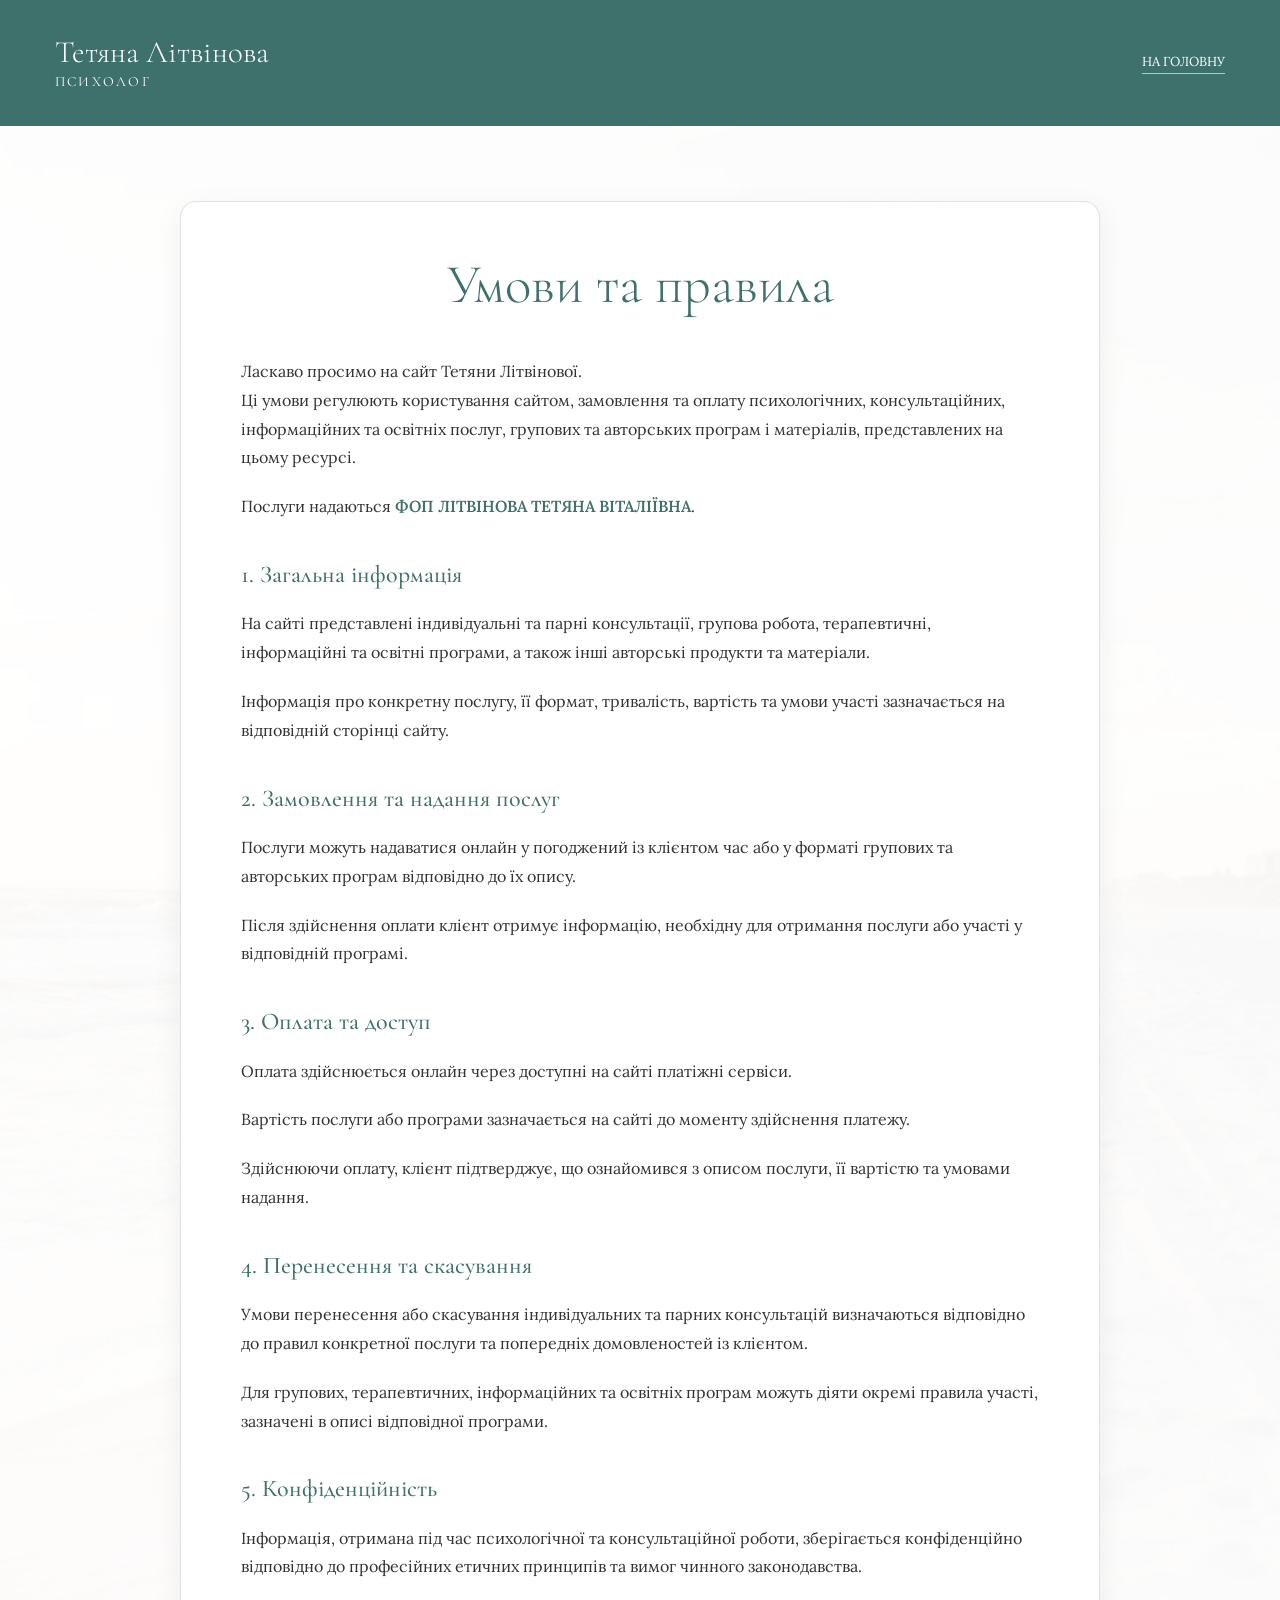
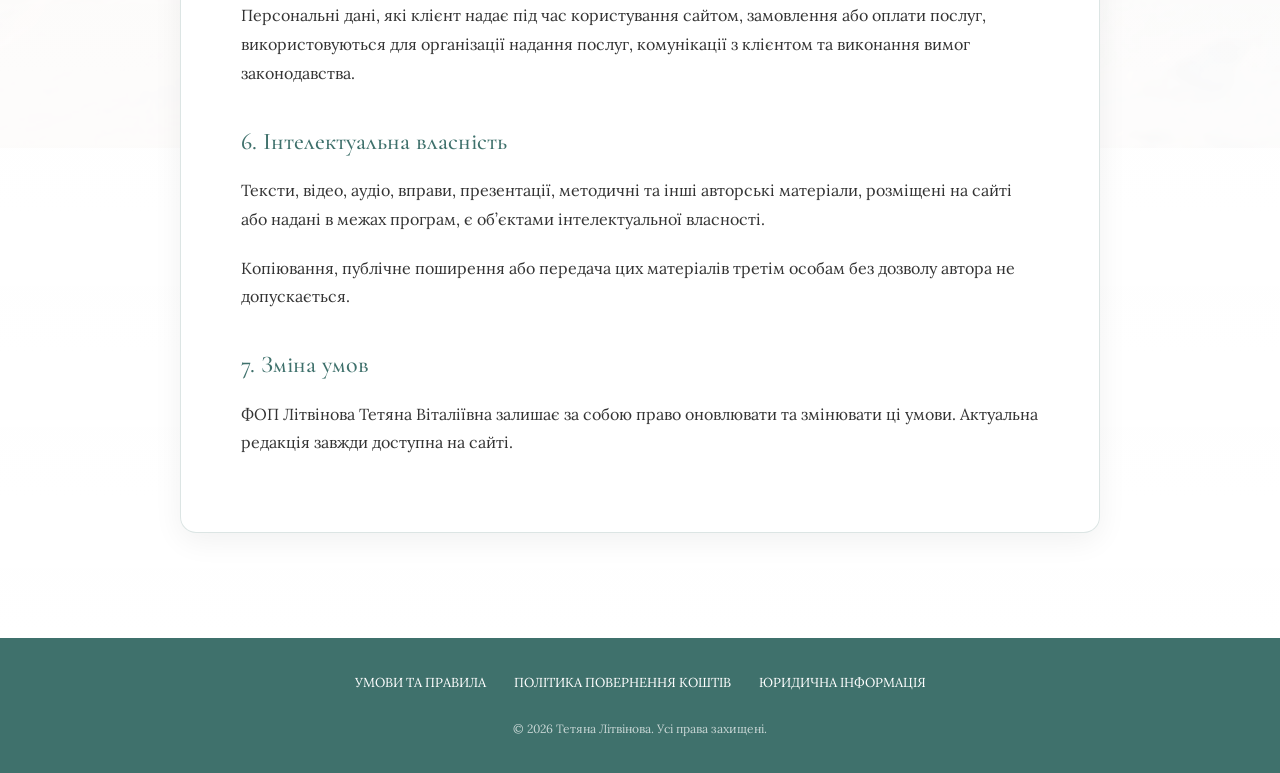
<file: terms.html>
<!doctype html>
<html lang="uk">
  <head>
    <meta charset="utf-8" />
    <meta name="viewport" content="width=device-width, initial-scale=1" />
    <title>Умови та правила | Тетяна Літвінова</title>
    <meta
      name="description"
      content="Умови та правила користування сайтом Тетяни Літвінової."
    />

    <link
      rel="stylesheet"
      href="https://cdnjs.cloudflare.com/ajax/libs/font-awesome/6.4.2/css/all.min.css"
    />
    <link rel="stylesheet" href="styles.css" />

    <style>
      .legal-page {
        min-height: 100vh;
        padding: 60px 0 90px;
        background:
          linear-gradient(
            to bottom,
            rgba(255, 255, 255, 0.92),
            rgba(255, 255, 255, 0.98)
          ),
          url("images/header.jpg") center top / cover fixed no-repeat;
      }

      .legal-back {
        display: inline-flex;
        align-items: center;
        gap: 10px;
        margin-bottom: 35px;
        color: var(--terak);
        font-size: 15px;
        text-transform: uppercase;
        transition: opacity 0.25s ease;
      }

      .legal-back:hover {
        opacity: 0.7;
      }

      .legal-card {
        max-width: 920px;
        margin: 0 auto;
        padding: 55px 60px;
        background: rgba(255, 255, 255, 0.88);
        backdrop-filter: blur(8px);
        -webkit-backdrop-filter: blur(8px);
        border: 1px solid rgba(63, 113, 108, 0.18);
        border-radius: 16px;
        box-shadow: 0 8px 30px rgba(0, 0, 0, 0.06);
      }

      .legal-title {
        font-family: var(--font-serif);
        font-size: 55px;
        line-height: 1;
        font-weight: 300;
        color: var(--terak);
        text-align: center;
        margin-bottom: 45px;
      }

      .legal-content p {
        margin-bottom: 20px;
        font-size: 16px;
        line-height: 1.8;
      }

      .legal-content strong {
        color: var(--terak);
        font-weight: 600;
      }

      .legal-section-title {
        font-family: var(--font-serif);
        color: var(--terak);
        font-size: 24px;
        font-weight: 500;
        margin: 35px 0 15px;
      }

      @media (max-width: 768px) {
        .legal-page {
          padding: 0;
        }

        .legal-card {
          padding: 35px 22px;
          border-radius: 12px;
        }

        .legal-title {
          font-size: 36px;
          margin-bottom: 35px;
        }

        .legal-content p {
          font-size: 15px;
          line-height: 1.7;
        }

        .legal-section-title {
          font-size: 21px;
        }
      }

      .legal-header {
        width: 100%;
        min-height: auto;
        padding: 22px 0;
        background: var(--terak);
        color: var(--white);
      }

      .legal-header-inner {
        display: flex;
        align-items: center;
        justify-content: space-between;
        gap: 25px;
      }

      .legal-brand {
        display: flex;
        flex-direction: column;
        line-height: 1;
      }

      .legal-brand-name {
        font-family: var(--font-serif);
        font-size: 31px;
        font-weight: 300;
      }

      .legal-brand-role {
        margin-top: 7px;
        font-family: var(--font-serif);
        font-size: 14px;
        text-transform: uppercase;
        letter-spacing: 0.16em;
      }

      .legal-home-link {
        font-size: 13px;
        text-transform: uppercase;
        border-bottom: 1px solid rgba(255, 255, 255, 0.6);
        transition: opacity 0.25s ease;
      }

      .legal-home-link:hover {
        opacity: 0.7;
      }

      .site-footer {
        padding: 20px 0;
        background-color: var(--terak);
        color: var(--white);
      }

      .footer-links {
        display: flex;
        align-items: center;
        justify-content: center;
        gap: 28px;
        flex-wrap: wrap;
        text-align: center;
      }

      .footer-links a {
        font-size: 13px;
        text-transform: uppercase;
        transition: opacity 0.25s ease;
      }

      .footer-links a:hover {
        opacity: 0.7;
      }

      @media (max-width: 768px) {
        .legal-header {
          padding: 17px 0;
        }

        .legal-brand-name {
          font-size: 24px;
        }

        .legal-brand-role {
          font-size: 11px;
        }

        .legal-home-link {
          font-size: 11px;
        }

        .footer-links {
          flex-direction: column;
          gap: 14px;
        }

        .footer-links a {
          font-size: 12px;
        }
      }
    </style>
  </head>

  <body>
    <header class="legal-header">
      <div class="container legal-header-inner">
        <a href="index.html" class="legal-brand">
          <span class="legal-brand-name">Тетяна Літвінова</span>
          <span class="legal-brand-role">Психолог</span>
        </a>

        <a href="index.html" class="legal-home-link">На головну</a>
      </div>
    </header>
    <main class="legal-page">
      <div class="container">
        <article class="legal-card">
          <h1 class="legal-title">Умови та правила</h1>

          <div class="legal-content">
            <p>
              Ласкаво просимо на сайт Тетяни Літвінової. <br />
              Ці умови регулюють користування сайтом, замовлення та оплату
              психологічних, консультаційних, інформаційних та освітніх послуг,
              групових та авторських програм і матеріалів, представлених на
              цьому ресурсі.
            </p>

            <p>
              Послуги надаються
              <strong>ФОП ЛІТВІНОВА ТЕТЯНА ВІТАЛІЇВНА</strong>.
            </p>

            <h2 class="legal-section-title">1. Загальна інформація</h2>

            <p>
              На сайті представлені індивідуальні та парні консультації, групова
              робота, терапевтичні, інформаційні та освітні програми, а також
              інші авторські продукти та матеріали.
            </p>

            <p>
              Інформація про конкретну послугу, її формат, тривалість, вартість
              та умови участі зазначається на відповідній сторінці сайту.
            </p>

            <h2 class="legal-section-title">2. Замовлення та надання послуг</h2>

            <p>
              Послуги можуть надаватися онлайн у погоджений із клієнтом час або
              у форматі групових та авторських програм відповідно до їх опису.
            </p>

            <p>
              Після здійснення оплати клієнт отримує інформацію, необхідну для
              отримання послуги або участі у відповідній програмі.
            </p>

            <h2 class="legal-section-title">3. Оплата та доступ</h2>

            <p>
              Оплата здійснюється онлайн через доступні на сайті платіжні
              сервіси.
            </p>

            <p>
              Вартість послуги або програми зазначається на сайті до моменту
              здійснення платежу.
            </p>

            <p>
              Здійснюючи оплату, клієнт підтверджує, що ознайомився з описом
              послуги, її вартістю та умовами надання.
            </p>

            <h2 class="legal-section-title">4. Перенесення та скасування</h2>

            <p>
              Умови перенесення або скасування індивідуальних та парних
              консультацій визначаються відповідно до правил конкретної послуги
              та попередніх домовленостей із клієнтом.
            </p>

            <p>
              Для групових, терапевтичних, інформаційних та освітніх програм
              можуть діяти окремі правила участі, зазначені в описі відповідної
              програми.
            </p>

            <h2 class="legal-section-title">5. Конфіденційність</h2>

            <p>
              Інформація, отримана під час психологічної та консультаційної
              роботи, зберігається конфіденційно відповідно до професійних
              етичних принципів та вимог чинного законодавства.
            </p>

            <p>
              Персональні дані, які клієнт надає під час користування сайтом,
              замовлення або оплати послуг, використовуються для організації
              надання послуг, комунікації з клієнтом та виконання вимог
              законодавства.
            </p>

            <h2 class="legal-section-title">6. Інтелектуальна власність</h2>

            <p>
              Тексти, відео, аудіо, вправи, презентації, методичні та інші
              авторські матеріали, розміщені на сайті або надані в межах
              програм, є об’єктами інтелектуальної власності.
            </p>

            <p>
              Копіювання, публічне поширення або передача цих матеріалів третім
              особам без дозволу автора не допускається.
            </p>

            <h2 class="legal-section-title">7. Зміна умов</h2>

            <p>
              ФОП Літвінова Тетяна Віталіївна залишає за собою право оновлювати
              та змінювати ці умови. Актуальна редакція завжди доступна на
              сайті.
            </p>
          </div>
        </article>
      </div>
    </main>

    <footer class="site-footer">
      <div class="container">
        <nav class="footer-links" aria-label="Юридична інформація">
          <a href="terms.html">УМОВИ ТА ПРАВИЛА</a>
          <a href="refund-policy.html">ПОЛІТИКА ПОВЕРНЕННЯ КОШТІВ</a>
          <a href="legal.html">ЮРИДИЧНА ІНФОРМАЦІЯ</a>
        </nav>

        <p class="footer-copyright">
          © 2026 Тетяна Літвінова. Усі права захищені.
        </p>
      </div>
    </footer>
  </body>
</html>
</file>
<file: styles.css>
@import url("https://fonts.googleapis.com/css2?family=Cormorant+Garamond:ital,wght@0,300..700;1,300..700&family=Lora:ital,wght@0,400..700;1,400..700&display=swap");

:root {
  --green: #c3c29df2;
  --green-d: #a5a58d;
  --green-dd: #6b705c;
  --terak: #3f716c;
  --pink: #e2c3ba;
  --beige: #ffe8d6;
  --gray: #cccccc;
  --white: #ffffff;
  --black: #333333;
  --font-main: "Lora", serif;
  --font-serif: "Cormorant Garamond", serif;
  --font-cursive: "Cormorant Garamond", serif;
}

*,
*::before,
*::after {
  box-sizing: border-box;
  margin: 0;
  padding: 0;
}

img,
picture,
video,
canvas,
svg {
  display: block;
  max-width: 100%;
  height: auto;
}

input,
button,
textarea,
select {
  font: inherit;
  border: none;
  background: none;
}

button {
  cursor: pointer;
}

a {
  color: inherit;
  text-decoration: none;
}

ul,
ol {
  list-style: none;
}

table {
  border-collapse: collapse;
  border-spacing: 0;
}

:focus {
  outline: none;
}

html,
body {
  height: 100%;
  /* scroll-behavior: smooth; */
  font-size: 18px;
}

body {
  font-family: var(--font-main);
  line-height: 1.6;
  /* -webkit-font-smoothing: antialiased; */
  background-color: var(--white);
  color: var(--black);
  max-width: 100%;
  overflow-x: hidden;
}

.container {
  max-width: 1200px;
  margin-inline: auto;
  width: 100%;
  padding: 15px;
}

/* h2,
h3,
h4,
h5,
h6 {
  font-family: var(--font-serif);
  line-height: 1.2;
} */

header nav {
  display: flex;
  align-items: center;
  justify-content: space-between;
  background: linear-gradient(
    to bottom,
    rgba(98, 98, 92, 0.9) 0%,
    transparent 90%,
    transparent 100%
  );
  padding: 25px 15px 60px;
  gap: 20px;
  width: 100vw;
}

.nav-list {
  display: flex;
  align-items: center;
  justify-content: center;
  gap: 25px;
  text-transform: uppercase;
  font-weight: 500;
}

.nav-list li a {
  color: var(--white);
  font-size: 16px;
}

header {
  min-height: 100vh;
  width: 100%;
  position: relative;
  display: flex;
  flex-direction: column;
  align-items: center;
  overflow: hidden;
}

header::before {
  content: "";
  position: absolute;
  inset: 0;
  background-image: url("/images/header.jpg");
  background-size: cover;
  background-position: center;
  z-index: -2;
}

header::after {
  content: "";
  position: absolute;
  inset: 0;
  background: linear-gradient(
    to bottom,
    transparent 50%,
    rgba(255, 255, 255, 0) 40%,
    rgba(255, 255, 255, 1) 100%
  );
  z-index: -1;
}

.header-text {
  background: rgba(255, 255, 255, 0.4);
  backdrop-filter: blur(9px);
  -webkit-backdrop-filter: blur(10px);
  padding: 2rem;
  border: 1px solid rgba(255, 255, 255, 0.3);
  width: max-content;
  padding: 30px;
  margin: auto;
  display: flex;
  align-items: center;
  justify-content: center;
  gap: 40px;
  margin-top: 30px;
}

.header-text img {
  max-height: 500px;
}

.header-text .text {
  display: flex;
  align-items: center;
  justify-content: center;
  flex-direction: column;
  gap: 50px;
  text-align: center;
  max-width: 630px;
}

.text-p {
  display: flex;
  align-items: center;
  justify-content: center;
  flex-direction: column;
}

.text-p span {
  font-family: var(--font-cursive);
  font-size: 45px;
  color: var(--terak);
  font-weight: 300;
}

.header-text .text img {
  display: none;
}

.header-text h1 {
  font-size: 70px;
  display: flex;
  flex-direction: column;
  align-items: end;
  line-height: 1;
  font-weight: 300;
  font-family: var(--font-serif);
}
.header-text h1 span {
  font-family: var(--font-serif);
  text-transform: uppercase;
  color: var(--terak);
  font-size: 65px;
  font-weight: 400;
}

.header-text p {
  max-width: 99%;
  font-size: 16px;
  margin-bottom: 10px;
}

.btn {
  display: flex;
  align-items: center;
  justify-content: center;
  text-align: center;
  width: 230px;
  background-color: var(--terak);
  box-shadow: -4px 3px 9px 4px rgba(0, 0, 0, 0.05);
  color: var(--white);
  padding: 8px 10px;
  font-size: 1rem;
  font-weight: 300;
  text-decoration: none;
  transition:
    background 0.3s ease,
    transform 0.3s ease;
  position: relative;
  border-radius: 4px;
  border: 1px solid var(--border);
}

.btn:hover {
  transform: translateY(-3px);
}

.social {
  display: flex;
  align-items: center;
  justify-content: center;
  gap: 16px;
}

.social a {
  font-size: 1.2rem;
  color: var(--white);
  display: flex;
  align-items: center;
  justify-content: center;
  transition: color 0.3s ease;
}

.social a:hover {
  color: var(--green);
}

@media (max-width: 992px) {
  header {
    padding-bottom: 40px;
    align-items: end;
    min-height: max-content;
    padding-top: 10px;
  }
  .header-text {
    flex-direction: column;
    padding: 10px 10px 30px;
    margin-top: 0;
    width: 100vw;
    border: 0;
    gap: 20px;
    background-color: transparent;
  }
  .header-text > img {
    display: none;
  }
  .header-text .text img {
    display: flex;
    margin-top: 65px;
  }
  .nav-list li a {
    font-size: 14px;
  }
  .nav-list {
    gap: 12px;
  }
  .header-text img {
    max-width: 50vw;
  }
  .header-text h1 {
    position: absolute;
    top: -19px;
    left: 8px;
  }
  .header-text h1,
  .header-text h1 span {
    font-size: 30px;
  }
  .header-text p {
    max-width: 100%;
    font-size: 17px;
  }
  .header-text .text {
    gap: 20px;
  }
  .text-p span {
    font-size: 40px;
    line-height: 0.8;
    display: block;
  }
}

.burger {
  width: 30px;
  height: 22px;
  display: flex;
  flex-direction: column;
  justify-content: space-between;
  cursor: pointer;
  z-index: 1001;
  position: relative;
  top: 10px;
  right: 10px;
}

.burger span {
  display: block;
  height: 2px;
  width: 100%;
  background: var(--terak);
  border-radius: 2px;
  transition: 0.4s ease;
}

.burger.active span {
  background: #fff;
}

.burger.active span:nth-child(1) {
  transform: rotate(45deg) translate(5px, 6px);
}
.burger.active span:nth-child(2) {
  opacity: 0;
}
.burger.active span:nth-child(3) {
  transform: rotate(-45deg) translate(7px, -9px);
}

.nav {
  position: fixed;
  top: 0;
  right: -100%;
  width: 80%;
  height: 100vh;
  background: var(--terak);
  backdrop-filter: blur(10px);
  display: flex;
  flex-direction: column;
  align-items: center;
  justify-content: center;
  transition: right 0.5s ease;
  z-index: 1000;
}

.nav.active {
  right: 0;
}

.nav {
  display: none;
}

.nav.active {
  display: flex;
}

.nav-list {
  flex-direction: column;
  gap: 25px;
}

.social {
  margin-top: 40px;
}

@media (min-width: 993px) {
  .burger {
    display: none;
  }
  .nav {
    position: static;
    height: auto;
    width: auto;
    background: transparent;
    flex-direction: row;
    justify-content: space-between;
    transition: none;
    width: 100vw;
    display: flex;
    align-items: center;
    justify-content: space-between;
    background: linear-gradient(
      to bottom,
      rgba(98, 98, 92, 0.9) 0%,
      transparent 90%,
      transparent 100%
    );
  }
  .nav-list {
    flex-direction: row;
    gap: 25px;
  }
  .social {
    margin-top: 0;
  }
}

section {
  padding: 50px 0;
}

.title {
  font-size: 55px;
  display: flex;
  align-items: center;
  justify-content: center;
  text-align: center;
  flex-wrap: wrap;
  line-height: 1;
  margin-bottom: 90px;
  font-weight: 300;
  font-family: var(--font-serif);
}
.title span {
  font-family: var(--font-serif);
  text-transform: uppercase;
  color: var(--terak);
  font-size: 45px;
  font-weight: 300;
  padding-left: 5px;
  padding-top: 8px;
}

.title.title-f {
  font-size: 22px;
  margin-bottom: 20px;
}
.title.title-f span {
  font-size: 20px;
  padding-top: 0;
}

@media (max-width: 992px) {
  .title {
    font-size: 30px;
    align-items: center;
    justify-content: center;
    line-height: 1;
    margin-bottom: 60px;
  }
  .title span {
    font-size: 21px;
  }
}

#services {
  min-height: 100vh;
  width: 100%;
  padding-bottom: 50px;
}

.divider-dots {
  width: 100%;
  margin: 0 auto 10px auto;
  display: flex;
  align-items: center;
  justify-content: center;
  gap: 12px;
  font-size: 18px;
  color: var(--terak);
}

.divider-dots::before,
.divider-dots::after {
  content: "";
  flex: 1;
  height: 1px;
  background-color: var(--terak);
  opacity: 0.5;
}

.services-grid {
  display: flex;
  flex-wrap: wrap;
  gap: 40px;
  justify-content: center;
  justify-items: center;
}

.services-grid .btn {
  font-size: 12px;
}

.service-card {
  background: var(--white);
  padding: 30px 20px;
  border-radius: 12px;
  box-shadow: 0 4px 20px rgba(0, 0, 0, 0.05);
  display: flex;
  flex-direction: column;
  align-items: center;
  width: 30%;
}

.service-card.price {
  box-shadow: 0 4px 20px rgba(0, 0, 0, 0.05);
  width: 80%;
  box-shadow: none;
}

.service-card.price p span {
  color: var(--terak);
  text-transform: uppercase;
}

.service-icon {
  font-size: 40px;
  color: var(--terak);
  margin-bottom: 20px;
}

.service-card h3 {
  font-size: 22px;
  color: var(--terak);
  margin-bottom: 15px;
  font-weight: 500;
  text-transform: uppercase;
  font-family: var(--font-serif);
  text-align: center;
}

.service-card p {
  font-size: 16px;
  line-height: 1.6;
  color: var(--black);
  margin-bottom: 25px;
  text-align: center;
}

.title.title-column {
  flex-direction: column;
}
.title.title-column span {
  text-align: center;
}

@media (max-width: 768px) {
  .section-title {
    font-size: 36px;
    margin-bottom: 40px;
  }

  .service-card {
    padding: 25px 15px;
    width: 85vw;
  }

  .service-card h3 {
    font-size: 16px;
  }

  .service-card p {
    font-size: 15px;
  }
  .service-card.price {
    width: 100%;
    box-shadow: 0 4px 20px rgba(0, 0, 0, 0.2);
  }
  .service-card.price,
  .service-card.price p span {
    font-size: 14px;
  }

  .service-card.price h3 {
    font-size: 20px;
  }
}

#quote {
  min-height: max-content;
  padding: 100px 15px;
  width: 100vw;
  position: relative;
  overflow: hidden;
}

#quote::before {
  content: "";
  position: absolute;
  inset: 0;
  background: url("images/themes.jpg") center/cover no-repeat;
  z-index: -1;
  transition: all 0.4s ease;
}

#quote .container {
  padding: 0;
  margin: auto;
  display: flex;
  flex-direction: column;
  align-items: center;
  justify-content: center;
}

#quote h3 {
  font-family: var(--font-cursive);
  font-size: 30px;
  line-height: 1.3;
  font-weight: 400;
  text-align: center;
}

@media (max-width: 768px) {
  #quote {
    padding: 30px;
    min-height: 435px;
    background-size: contain;
    display: flex;
  }
  #quote::before {
    background-image: url("images/themes.jpg");
    background-position: center top;
  }
  #quote h3 {
    font-family: var(--font-cursive);
    font-size: 24px;
    font-weight: 300;
    line-height: 1.3;
    text-align: center;
  }
}

.themes-wrapper {
  display: flex;
  align-items: center;
  justify-content: space-between;
  gap: 60px;
  flex-wrap: wrap;
}

.themes-text {
  background: rgba(255, 255, 255, 0.55);
  backdrop-filter: blur(10px);
  border-radius: 16px;
  padding: 40px;
  flex: 1 1 450px;
}

.themes-list {
  display: grid;
  gap: 14px 30px;
  margin-bottom: 40px;
}

.themes-list li {
  position: relative;
  font-size: 18px;
  color: var(--black);
  line-height: 1.6;
  padding-left: 30px;
  display: flex;
  align-items: start;
}

.themes-list li::before {
  content: "•";
  color: var(--terak);
  position: absolute;
  left: 0;
  top: 5px;
  font-size: 40px;
  line-height: 0.4;
}

.themes-experience {
  font-family: var(--font-cursive);
  font-size: 28px;
  color: var(--terak);
  text-align: right;
  margin-bottom: 30px;
}

.themes-text .btn {
  width: 100%;
}

.themes-experience span {
  font-weight: 600;
}

.themes-image {
  flex: 1 1 400px;
  display: flex;
  align-items: center;
  justify-content: center;
}

.themes-image img {
  max-width: 90%;
}

@media (max-width: 992px) {
  .themes-wrapper {
    flex-direction: column;
    gap: 30px;
  }
  .themes .title {
    margin-bottom: 15px;
  }

  .themes-text {
    padding: 30px;
  }

  .themes-list {
    grid-template-columns: 1fr;
    gap: 10px;
  }

  .themes-experience {
    text-align: center;
    font-size: 20px;
    line-height: 1.2;
    margin-top: 50px;
  }
  .themes-list li {
    font-size: 15px;
  }
  .themes-list li::before {
    font-size: 25px;
    top: 8px;
  }
}

#help {
  background-color: var(--pink);
  background-image: url("images/header.jpg");
  background-repeat: no-repeat;
  background-size: cover;
  padding: 100px 0;
  margin-top: 100px;
}

#help .btn {
  margin: 50px auto 0;
}

.help-grid {
  display: flex;
  flex-wrap: wrap;
  justify-content: center;
  gap: 40px;
}

.help-card {
  background: var(--white);
  padding: 30px 20px;
  border-radius: 12px;
  box-shadow: 0 4px 20px rgba(0, 0, 0, 0.05);
  display: flex;
  flex-direction: column;
  align-items: center;
  width: 30%;
  gap: 20px;
}

.help-icon {
  font-size: 36px;
  color: var(--terak);
  transition: transform 0.4s ease;
}

.help-card:hover .help-icon {
  transform: scale(1.15);
}

.help-card p {
  font-size: 17px;
  color: var(--black);
  line-height: 1.6;
  font-weight: 400;
  text-align: center;
}

.help-card .btn {
  font-size: 12px;
}

@media (max-width: 992px) {
  #help {
    padding: 60px 0;
  }

  .help-grid {
    gap: 25px;
  }

  .help-card {
    padding: 25px 15px;
    width: 85vw;
  }

  .help-card p {
    font-size: 16px;
  }
}

.faq {
  max-width: 900px;
  margin: 0 auto;
}

.faq-question {
  display: flex;
  align-items: center;
  width: 100%;
  padding: 25px 0;
  background: #fff;
  border: none;
  font-size: 1.1em;
  text-align: left;
  cursor: pointer;
  outline: none;
  transition: background 0.3s;
  color: var(--black);
}

.faq-question:hover {
  background: var(--terak);
  color: var(--white);
}

.faq-question:hover .faq-icon {
  color: var(--white);
}

.faq-icon {
  display: inline-block;
  width: 20px;
  margin-right: 15px;
  font-weight: bold;
  transition: transform 0.3s;
  font-weight: 100;
  font-size: 40px;
  color: var(--terak);
}

.faq-answer {
  max-height: 0;
  overflow: hidden;
  transition: max-height 0.3s ease;
  padding: 0 20px;
}

.faq-answer p {
  margin: 10px 0;
}

.faq-item.active .faq-answer {
  max-height: max-content;
}

.faq-item.active .faq-icon {
  transform: rotate(45deg);
}

.faq .divider-dots {
  margin: 30px 0;
}

@media (max-width: 992px) {
  .faq-question {
    padding: 0;
    font-size: 15px;
  }
}

.btn-list {
  display: flex;
  flex-direction: column;
  gap: 10px;
  align-items: center;
  justify-content: center;
  margin-bottom: 30px;
}

.section-subtitle {
}

.tabs-buttons {
  display: flex;
  flex-wrap: wrap;
  gap: 12px;
  margin-bottom: 25px;
}

.tab-btn {
  background-color: var(--white);
  color: var(--terak);
  border: 1px solid var(--terak);
  padding: 8px 10px;
  font-size: 1rem;
  font-weight: 300;
  cursor: pointer;
  transition: all 0.25s ease;
}

.tab-btn:hover {
  background-color: var(--terak);
  color: var(--white);
}

.tab-btn:active {
  background-color: var(--terak);
  color: var(--white);
  border: 1px solid var(--terak);
}

.tab-btn.active {
  background-color: var(--terak);
  color: var(--white);
  border: 1px solid var(--terak);
}

.tab-content {
  display: none;
  padding: 20px;
  border: 1px solid var(--terak);
  border-radius: 15px;
  line-height: 1.6;
}

.tab-content.active {
  display: block;
}

.tab-content p {
  margin-bottom: 20px;
}

.tab-content ul {
  padding-left: 20px;
  display: flex;
  flex-direction: column;
  gap: 20px;
  list-style-type: disc;
}

@media (max-width: 800px) {
  body {
    font-size: 14px;
  }
  .tabs-buttons {
    flex-direction: column;
  }
  .tab-btn {
    width: 100%;
    font-size: 12px;
  }
}

.tab-content .title {
  font-size: 25px;
  margin-bottom: 30px;
}

.tab-content .title span {
  font-size: 20px;
  padding-top: 3px;
}

#contacts .themes-experience {
  text-align: center;
  max-width: 500px;
  margin: 0 auto 40px;
  line-height: 1.3;
}

@media (max-width: 800px) {
  .tab-content .title {
    font-size: 20px;
    margin-bottom: 30px;
  }

  .tab-content .title span {
    font-size: 18px;
    padding-top: 3px;
  }
}

/* Footer */
.site-footer {
  padding: 20px 0;
  background-color: var(--terak);
  color: var(--white);
}

.footer-links {
  display: flex;
  align-items: center;
  justify-content: center;
  gap: 28px;
  flex-wrap: wrap;
  text-align: center;
}

.footer-links a {
  font-size: 13px;
  text-transform: uppercase;
  transition: opacity 0.25s ease;
}

.footer-links a:hover {
  opacity: 0.7;
}

@media (max-width: 768px) {
  .footer-links {
    flex-direction: column;
    gap: 14px;
  }

  .footer-links a {
    font-size: 12px;
  }
}

.footer-copyright {
  margin-top: 25px;
  text-align: center;
  font-size: 12px;
  opacity: 0.7;
}
</file>
